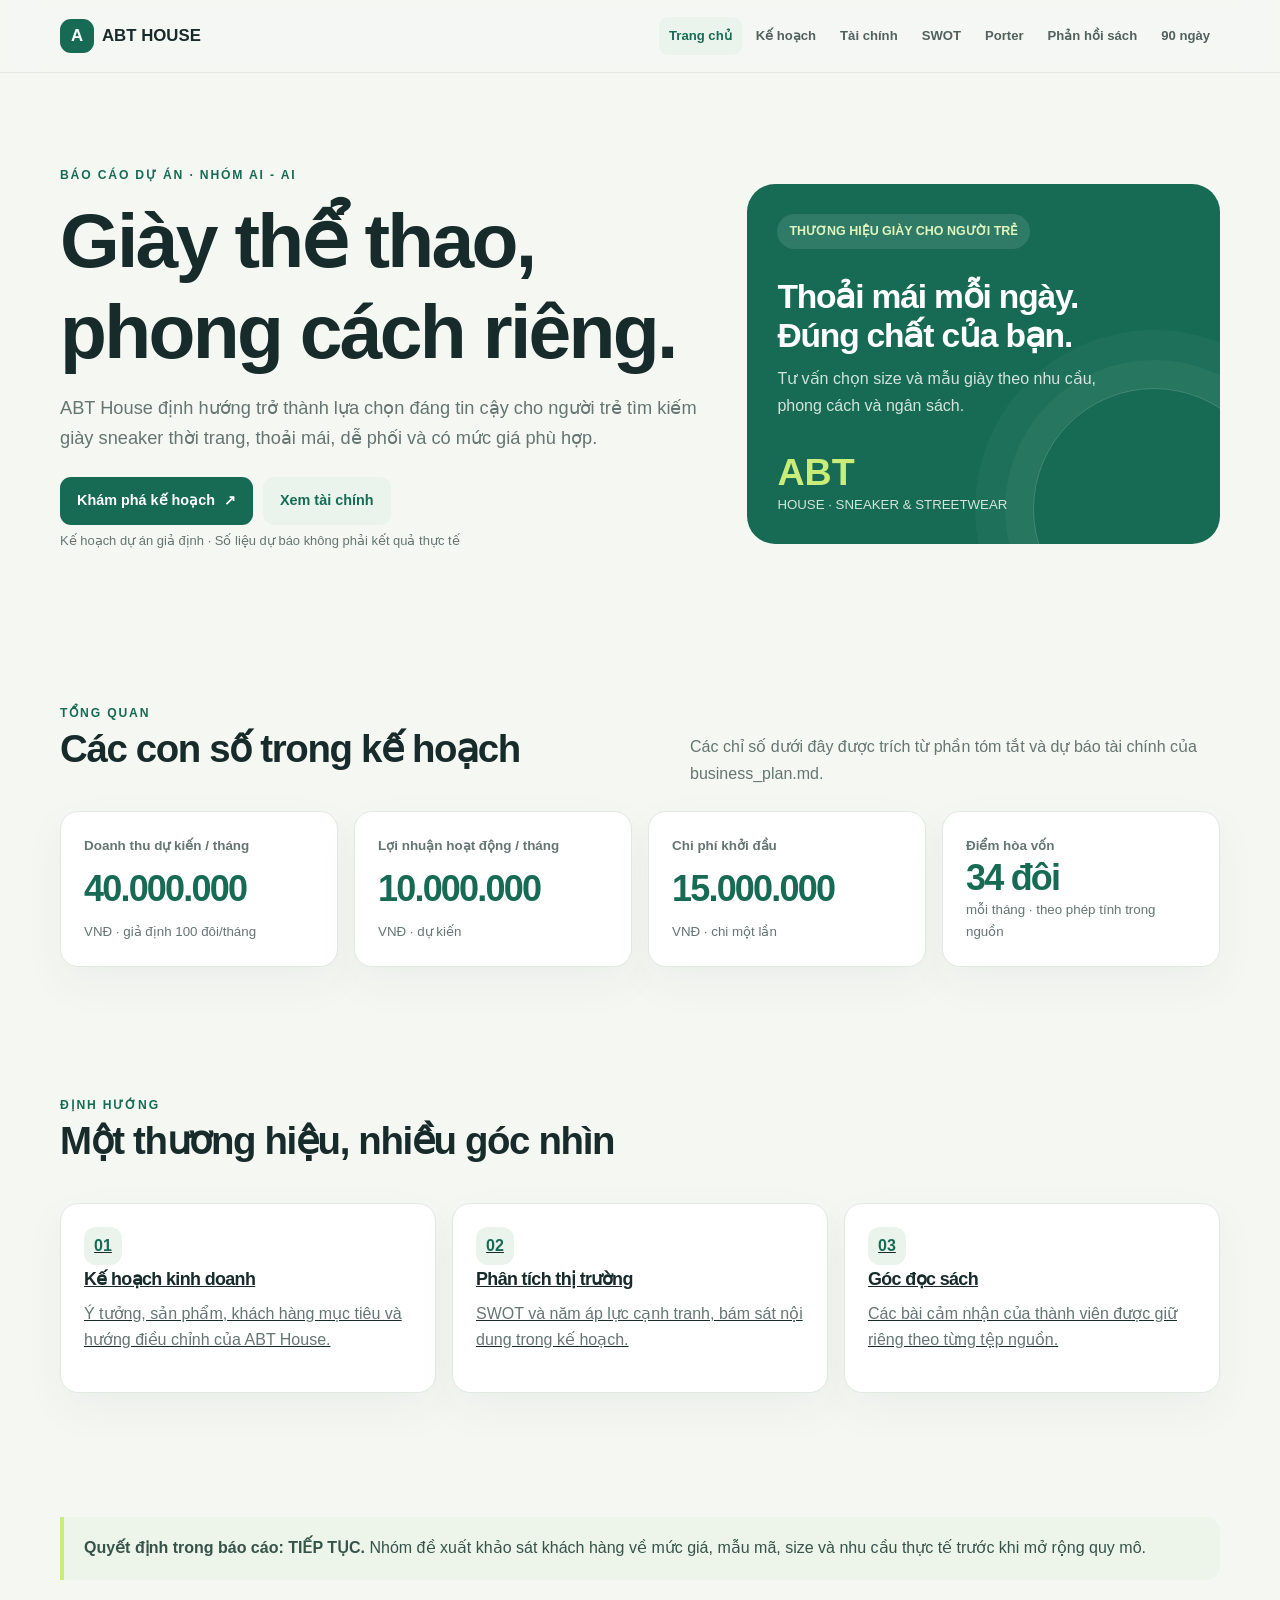
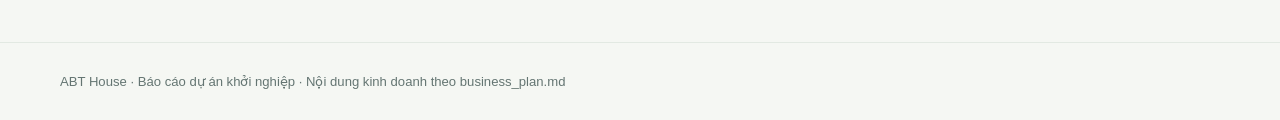
<file: index.html>
<!doctype html><html lang="vi"><head><meta charset="utf-8"><meta name="viewport" content="width=device-width,initial-scale=1"><title>ABT House — Kế hoạch khởi nghiệp</title><link rel="stylesheet" href="style.css"></head><body>
<header class="topbar"><nav class="nav shell"><a class="brand" href="index.html"><span class="brand-mark">A</span>ABT HOUSE</a><div class="navlinks"><a class="active" href="index.html">Trang chủ</a><a href="business-plan.html">Kế hoạch</a><a href="financial-analysis.html">Tài chính</a><a href="swot.html">SWOT</a><a href="five-forces.html">Porter</a><a href="reflections.html">Phản hồi sách</a><a href="action-plan.html">90 ngày</a></div></nav></header>
<main><section class="hero shell"><div><span class="eyebrow">BÁO CÁO DỰ ÁN · NHÓM AI - AI</span><h1>Giày thể thao,<br>phong cách riêng.</h1><p class="lead">ABT House định hướng trở thành lựa chọn đáng tin cậy cho người trẻ tìm kiếm giày sneaker thời trang, thoải mái, dễ phối và có mức giá phù hợp.</p><div class="actions"><a class="btn" href="business-plan.html">Khám phá kế hoạch <span>↗</span></a><a class="btn btn-light" href="financial-analysis.html">Xem tài chính</a></div><p class="note">Kế hoạch dự án giả định · Số liệu dự báo không phải kết quả thực tế</p></div><aside class="hero-visual"><span class="tag">THƯƠNG HIỆU GIÀY CHO NGƯỜI TRẺ</span><h2>Thoải mái mỗi ngày.<br>Đúng chất của bạn.</h2><p>Tư vấn chọn size và mẫu giày theo nhu cầu, phong cách và ngân sách.</p><div class="hero-stat"><strong>ABT</strong><span>HOUSE · SNEAKER & STREETWEAR</span></div></aside></section>
<section class="section shell"><div class="section-head"><div><span class="eyebrow">TỔNG QUAN</span><h2>Các con số trong kế hoạch</h2></div><p>Các chỉ số dưới đây được trích từ phần tóm tắt và dự báo tài chính của business_plan.md.</p></div><div class="grid grid-4"><article class="card kpi"><span class="label">Doanh thu dự kiến / tháng</span><strong>40.000.000</strong><small>VNĐ · giả định 100 đôi/tháng</small></article><article class="card kpi"><span class="label">Lợi nhuận hoạt động / tháng</span><strong>10.000.000</strong><small>VNĐ · dự kiến</small></article><article class="card kpi"><span class="label">Chi phí khởi đầu</span><strong>15.000.000</strong><small>VNĐ · chi một lần</small></article><article class="card kpi"><span class="label">Điểm hòa vốn</span><strong>34 đôi</strong><small>mỗi tháng · theo phép tính trong nguồn</small></article></div></section>
<section class="section shell"><div class="section-head"><div><span class="eyebrow">ĐỊNH HƯỚNG</span><h2>Một thương hiệu, nhiều góc nhìn</h2></div></div><div class="grid grid-3"><a class="card" href="business-plan.html"><span class="icon">01</span><h3>Kế hoạch kinh doanh</h3><p>Ý tưởng, sản phẩm, khách hàng mục tiêu và hướng điều chỉnh của ABT House.</p></a><a class="card" href="five-forces.html"><span class="icon">02</span><h3>Phân tích thị trường</h3><p>SWOT và năm áp lực cạnh tranh, bám sát nội dung trong kế hoạch.</p></a><a class="card" href="reflections.html"><span class="icon">03</span><h3>Góc đọc sách</h3><p>Các bài cảm nhận của thành viên được giữ riêng theo từng tệp nguồn.</p></a></div></section>
<section class="section shell"><div class="callout"><strong>Quyết định trong báo cáo: TIẾP TỤC.</strong> Nhóm đề xuất khảo sát khách hàng về mức giá, mẫu mã, size và nhu cầu thực tế trước khi mở rộng quy mô.</div></section></main><footer class="footer"><div class="shell">ABT House · Báo cáo dự án khởi nghiệp · Nội dung kinh doanh theo business_plan.md</div></footer></body></html>
</file>
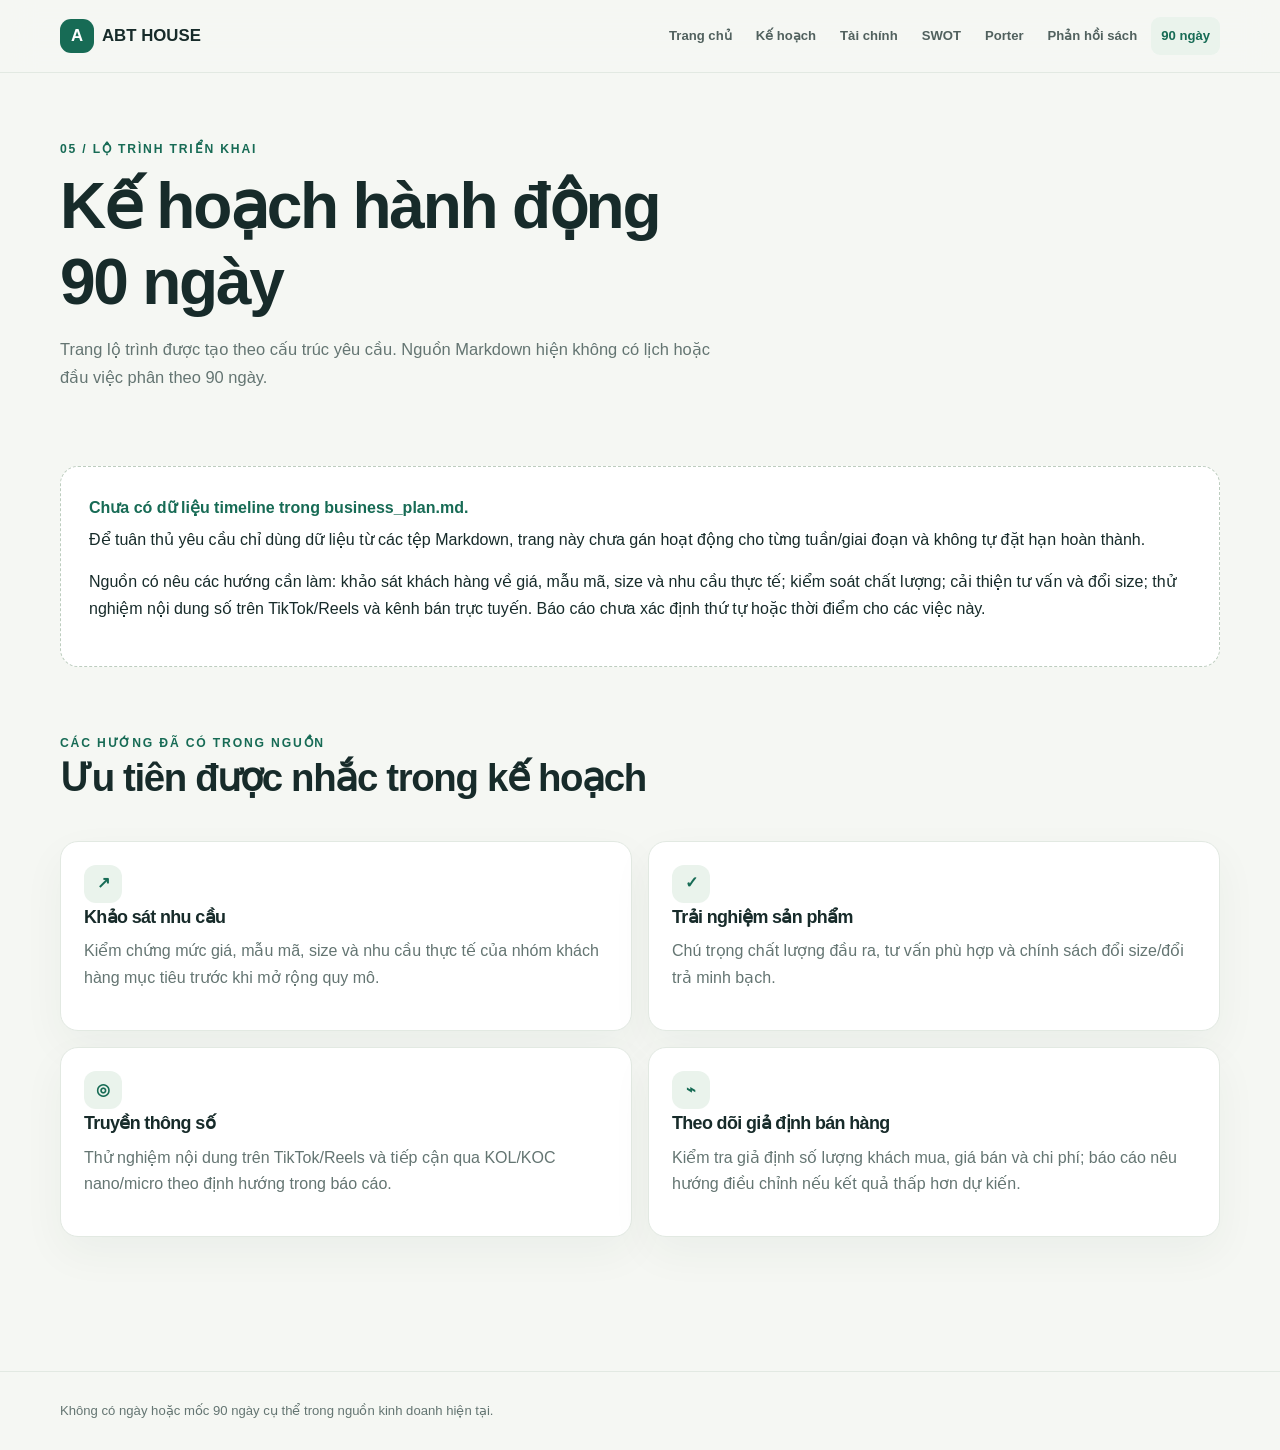
<file: action-plan.html>
<!doctype html><html lang="vi"><head><meta charset="utf-8"><meta name="viewport" content="width=device-width,initial-scale=1"><title>Kế hoạch hành động 90 ngày — ABT House</title><link rel="stylesheet" href="style.css"></head><body><header class="topbar"><nav class="nav shell"><a class="brand" href="index.html"><span class="brand-mark">A</span>ABT HOUSE</a><div class="navlinks"><a href="index.html">Trang chủ</a><a href="business-plan.html">Kế hoạch</a><a href="financial-analysis.html">Tài chính</a><a href="swot.html">SWOT</a><a href="five-forces.html">Porter</a><a href="reflections.html">Phản hồi sách</a><a class="active" href="action-plan.html">90 ngày</a></div></nav></header><main class="shell"><section class="page-hero"><span class="eyebrow">05 / LỘ TRÌNH TRIỂN KHAI</span><h1>Kế hoạch hành động<br>90 ngày</h1><p class="lead">Trang lộ trình được tạo theo cấu trúc yêu cầu. Nguồn Markdown hiện không có lịch hoặc đầu việc phân theo 90 ngày.</p></section><section class="content"><div class="notice"><strong>Chưa có dữ liệu timeline trong business_plan.md.</strong><p>Để tuân thủ yêu cầu chỉ dùng dữ liệu từ các tệp Markdown, trang này chưa gán hoạt động cho từng tuần/giai đoạn và không tự đặt hạn hoàn thành.</p><p>Nguồn có nêu các hướng cần làm: khảo sát khách hàng về giá, mẫu mã, size và nhu cầu thực tế; kiểm soát chất lượng; cải thiện tư vấn và đổi size; thử nghiệm nội dung số trên TikTok/Reels và kênh bán trực tuyến. Báo cáo chưa xác định thứ tự hoặc thời điểm cho các việc này.</p></div><div class="section"><div class="section-head"><div><span class="eyebrow">CÁC HƯỚNG ĐÃ CÓ TRONG NGUỒN</span><h2>Ưu tiên được nhắc trong kế hoạch</h2></div></div><div class="grid grid-2"><article class="card"><span class="icon">↗</span><h3>Khảo sát nhu cầu</h3><p>Kiểm chứng mức giá, mẫu mã, size và nhu cầu thực tế của nhóm khách hàng mục tiêu trước khi mở rộng quy mô.</p></article><article class="card"><span class="icon">✓</span><h3>Trải nghiệm sản phẩm</h3><p>Chú trọng chất lượng đầu ra, tư vấn phù hợp và chính sách đổi size/đổi trả minh bạch.</p></article><article class="card"><span class="icon">◎</span><h3>Truyền thông số</h3><p>Thử nghiệm nội dung trên TikTok/Reels và tiếp cận qua KOL/KOC nano/micro theo định hướng trong báo cáo.</p></article><article class="card"><span class="icon">⌁</span><h3>Theo dõi giả định bán hàng</h3><p>Kiểm tra giả định số lượng khách mua, giá bán và chi phí; báo cáo nêu hướng điều chỉnh nếu kết quả thấp hơn dự kiến.</p></article></div></div></section></main><footer class="footer"><div class="shell">Không có ngày hoặc mốc 90 ngày cụ thể trong nguồn kinh doanh hiện tại.</div></footer></body></html>
</file>
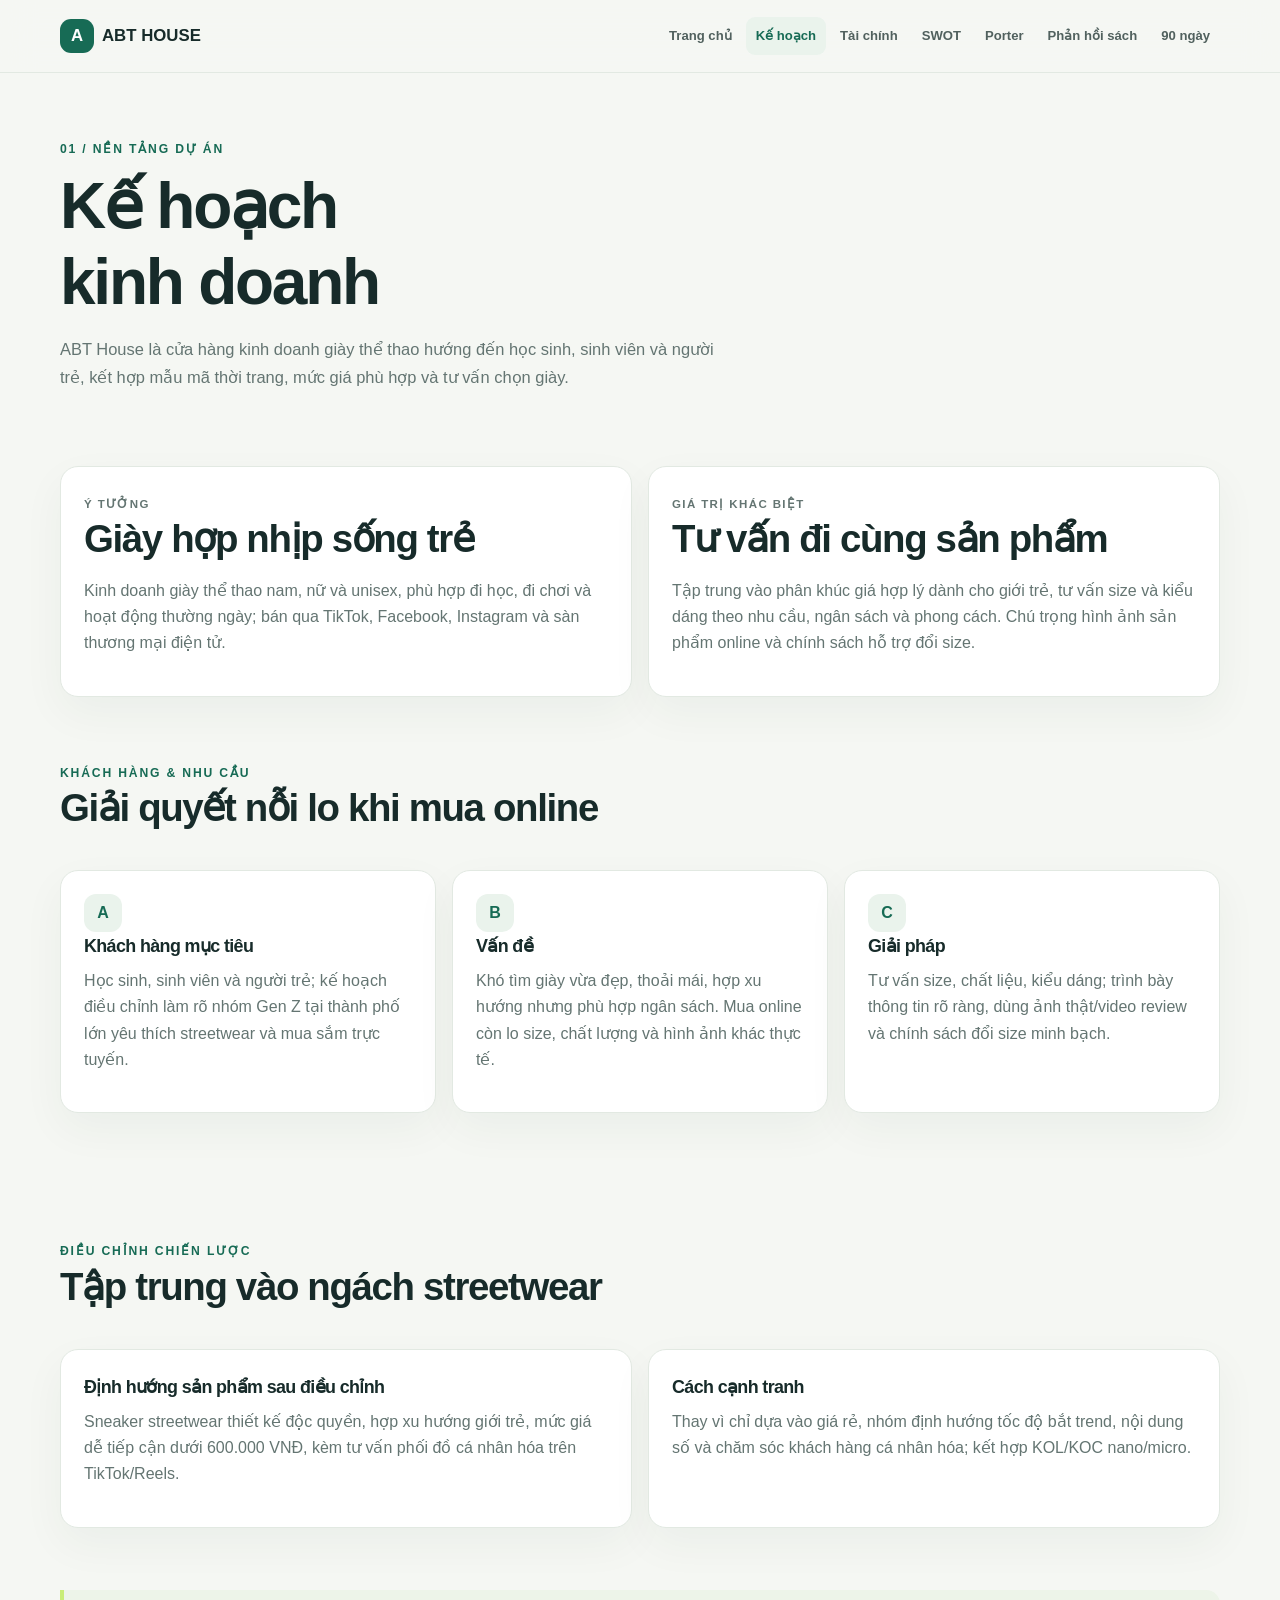
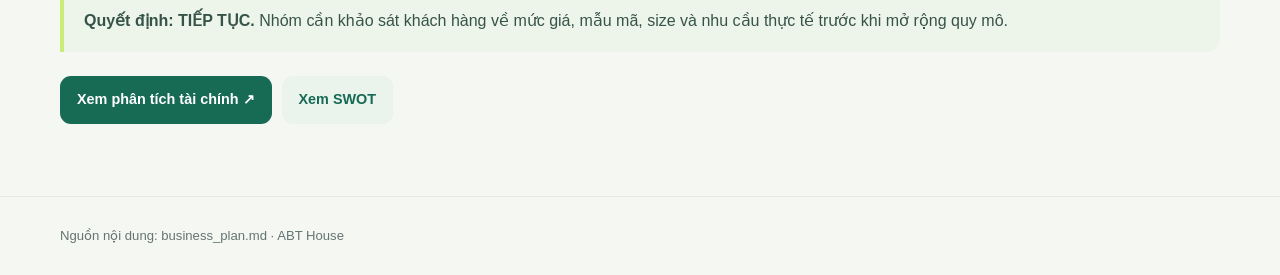
<file: business-plan.html>
<!doctype html><html lang="vi"><head><meta charset="utf-8"><meta name="viewport" content="width=device-width,initial-scale=1"><title>Kế hoạch kinh doanh — ABT House</title><link rel="stylesheet" href="style.css"></head><body><header class="topbar"><nav class="nav shell"><a class="brand" href="index.html"><span class="brand-mark">A</span>ABT HOUSE</a><div class="navlinks"><a href="index.html">Trang chủ</a><a class="active" href="business-plan.html">Kế hoạch</a><a href="financial-analysis.html">Tài chính</a><a href="swot.html">SWOT</a><a href="five-forces.html">Porter</a><a href="reflections.html">Phản hồi sách</a><a href="action-plan.html">90 ngày</a></div></nav></header><main class="shell"><section class="page-hero"><span class="eyebrow">01 / NỀN TẢNG DỰ ÁN</span><h1>Kế hoạch<br>kinh doanh</h1><p class="lead">ABT House là cửa hàng kinh doanh giày thể thao hướng đến học sinh, sinh viên và người trẻ, kết hợp mẫu mã thời trang, mức giá phù hợp và tư vấn chọn giày.</p></section><section class="content"><div class="grid grid-2"><article class="card"><span class="mini-label">Ý tưởng</span><h2>Giày hợp nhịp sống trẻ</h2><p>Kinh doanh giày thể thao nam, nữ và unisex, phù hợp đi học, đi chơi và hoạt động thường ngày; bán qua TikTok, Facebook, Instagram và sàn thương mại điện tử.</p></article><article class="card"><span class="mini-label">Giá trị khác biệt</span><h2>Tư vấn đi cùng sản phẩm</h2><p>Tập trung vào phân khúc giá hợp lý dành cho giới trẻ, tư vấn size và kiểu dáng theo nhu cầu, ngân sách và phong cách. Chú trọng hình ảnh sản phẩm online và chính sách hỗ trợ đổi size.</p></article></div><div class="section"><div class="section-head"><div><span class="eyebrow">KHÁCH HÀNG & NHU CẦU</span><h2>Giải quyết nỗi lo khi mua online</h2></div></div><div class="grid grid-3"><article class="card"><span class="icon">A</span><h3>Khách hàng mục tiêu</h3><p>Học sinh, sinh viên và người trẻ; kế hoạch điều chỉnh làm rõ nhóm Gen Z tại thành phố lớn yêu thích streetwear và mua sắm trực tuyến.</p></article><article class="card"><span class="icon">B</span><h3>Vấn đề</h3><p>Khó tìm giày vừa đẹp, thoải mái, hợp xu hướng nhưng phù hợp ngân sách. Mua online còn lo size, chất lượng và hình ảnh khác thực tế.</p></article><article class="card"><span class="icon">C</span><h3>Giải pháp</h3><p>Tư vấn size, chất liệu, kiểu dáng; trình bày thông tin rõ ràng, dùng ảnh thật/video review và chính sách đổi size minh bạch.</p></article></div></div><div class="section"><div class="section-head"><div><span class="eyebrow">ĐIỀU CHỈNH CHIẾN LƯỢC</span><h2>Tập trung vào ngách streetwear</h2></div></div><div class="grid grid-2"><article class="card"><h3>Định hướng sản phẩm sau điều chỉnh</h3><p>Sneaker streetwear thiết kế độc quyền, hợp xu hướng giới trẻ, mức giá dễ tiếp cận dưới 600.000 VNĐ, kèm tư vấn phối đồ cá nhân hóa trên TikTok/Reels.</p></article><article class="card"><h3>Cách cạnh tranh</h3><p>Thay vì chỉ dựa vào giá rẻ, nhóm định hướng tốc độ bắt trend, nội dung số và chăm sóc khách hàng cá nhân hóa; kết hợp KOL/KOC nano/micro.</p></article></div></div><div class="callout"><strong>Quyết định: TIẾP TỤC.</strong> Nhóm cần khảo sát khách hàng về mức giá, mẫu mã, size và nhu cầu thực tế trước khi mở rộng quy mô.</div><div class="actions"><a class="btn" href="financial-analysis.html">Xem phân tích tài chính ↗</a><a class="btn btn-light" href="swot.html">Xem SWOT</a></div></section></main><footer class="footer"><div class="shell">Nguồn nội dung: business_plan.md · ABT House</div></footer></body></html>
</file>
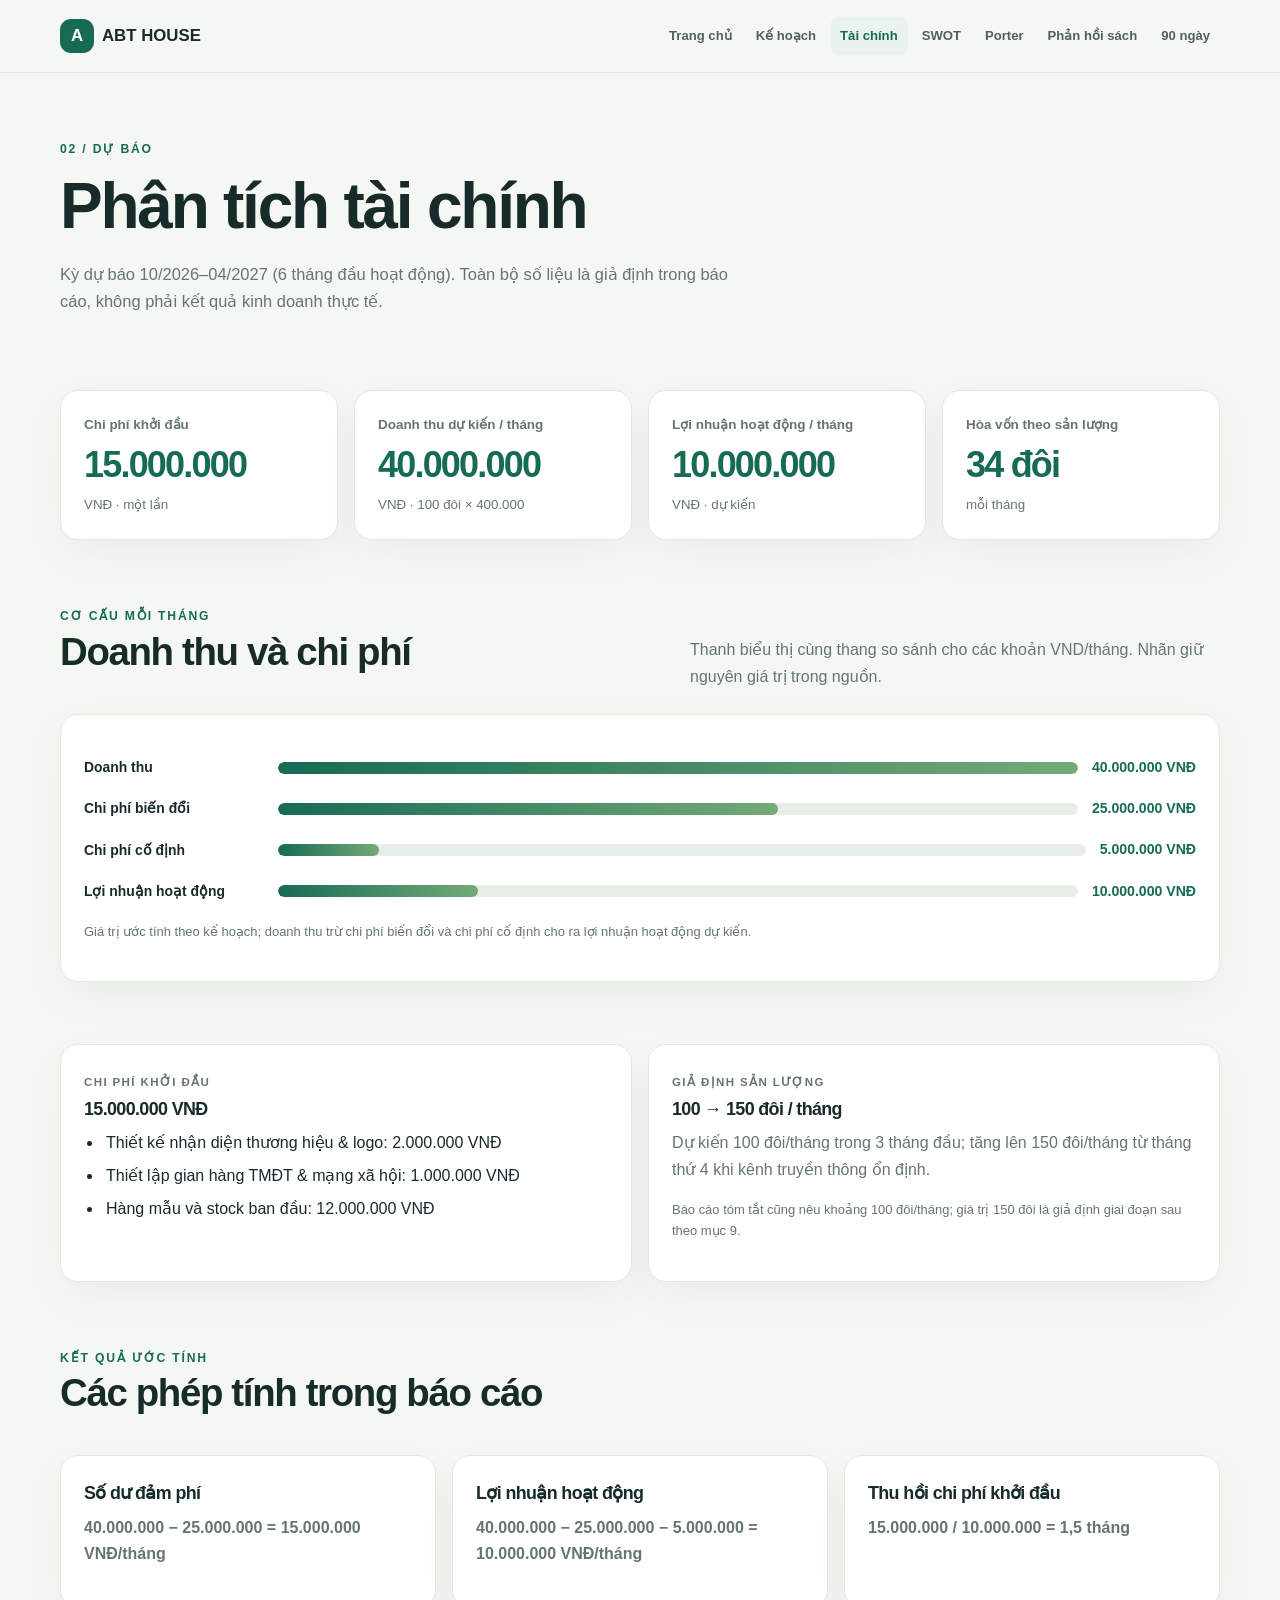
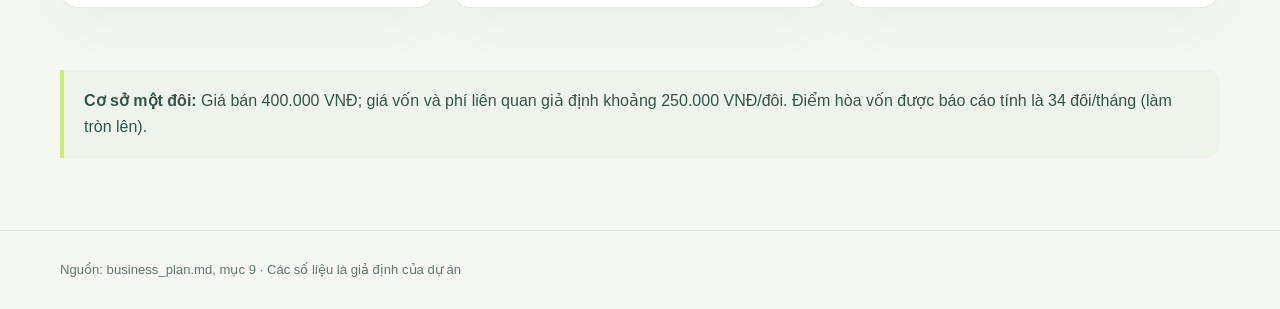
<file: financial-analysis.html>
<!doctype html><html lang="vi"><head><meta charset="utf-8"><meta name="viewport" content="width=device-width,initial-scale=1"><title>Phân tích tài chính — ABT House</title><link rel="stylesheet" href="style.css"></head><body><header class="topbar"><nav class="nav shell"><a class="brand" href="index.html"><span class="brand-mark">A</span>ABT HOUSE</a><div class="navlinks"><a href="index.html">Trang chủ</a><a href="business-plan.html">Kế hoạch</a><a class="active" href="financial-analysis.html">Tài chính</a><a href="swot.html">SWOT</a><a href="five-forces.html">Porter</a><a href="reflections.html">Phản hồi sách</a><a href="action-plan.html">90 ngày</a></div></nav></header><main class="shell"><section class="page-hero"><span class="eyebrow">02 / DỰ BÁO</span><h1>Phân tích tài chính</h1><p class="lead">Kỳ dự báo 10/2026–04/2027 (6 tháng đầu hoạt động). Toàn bộ số liệu là giả định trong báo cáo, không phải kết quả kinh doanh thực tế.</p></section><section class="content"><div class="grid grid-4"><article class="card kpi"><span class="label">Chi phí khởi đầu</span><strong>15.000.000</strong><small>VNĐ · một lần</small></article><article class="card kpi"><span class="label">Doanh thu dự kiến / tháng</span><strong>40.000.000</strong><small>VNĐ · 100 đôi × 400.000</small></article><article class="card kpi"><span class="label">Lợi nhuận hoạt động / tháng</span><strong>10.000.000</strong><small>VNĐ · dự kiến</small></article><article class="card kpi"><span class="label">Hòa vốn theo sản lượng</span><strong>34 đôi</strong><small>mỗi tháng</small></article></div><div class="section"><div class="section-head"><div><span class="eyebrow">CƠ CẤU MỖI THÁNG</span><h2>Doanh thu và chi phí</h2></div><p>Thanh biểu thị cùng thang so sánh cho các khoản VND/tháng. Nhãn giữ nguyên giá trị trong nguồn.</p></div><div class="card"><div class="bar-row"><span class="bar-label">Doanh thu</span><div class="track"><div class="bar" style="width:100%"></div></div><span class="bar-value">40.000.000 VNĐ</span></div><div class="bar-row"><span class="bar-label">Chi phí biến đổi</span><div class="track"><div class="bar" style="width:62.5%"></div></div><span class="bar-value">25.000.000 VNĐ</span></div><div class="bar-row"><span class="bar-label">Chi phí cố định</span><div class="track"><div class="bar" style="width:12.5%"></div></div><span class="bar-value">5.000.000 VNĐ</span></div><div class="bar-row"><span class="bar-label">Lợi nhuận hoạt động</span><div class="track"><div class="bar" style="width:25%"></div></div><span class="bar-value">10.000.000 VNĐ</span></div><p class="note">Giá trị ước tính theo kế hoạch; doanh thu trừ chi phí biến đổi và chi phí cố định cho ra lợi nhuận hoạt động dự kiến.</p></div></div><div class="grid grid-2"><article class="card"><span class="mini-label">Chi phí khởi đầu</span><h3>15.000.000 VNĐ</h3><ul class="clean"><li>Thiết kế nhận diện thương hiệu & logo: 2.000.000 VNĐ</li><li>Thiết lập gian hàng TMĐT & mạng xã hội: 1.000.000 VNĐ</li><li>Hàng mẫu và stock ban đầu: 12.000.000 VNĐ</li></ul></article><article class="card"><span class="mini-label">Giả định sản lượng</span><h3>100 → 150 đôi / tháng</h3><p>Dự kiến 100 đôi/tháng trong 3 tháng đầu; tăng lên 150 đôi/tháng từ tháng thứ 4 khi kênh truyền thông ổn định.</p><p class="note">Báo cáo tóm tắt cũng nêu khoảng 100 đôi/tháng; giá trị 150 đôi là giả định giai đoạn sau theo mục 9.</p></article></div><div class="section"><div class="section-head"><div><span class="eyebrow">KẾT QUẢ ƯỚC TÍNH</span><h2>Các phép tính trong báo cáo</h2></div></div><div class="grid grid-3"><article class="card"><h3>Số dư đảm phí</h3><p><strong>40.000.000 − 25.000.000 = 15.000.000 VNĐ/tháng</strong></p></article><article class="card"><h3>Lợi nhuận hoạt động</h3><p><strong>40.000.000 − 25.000.000 − 5.000.000 = 10.000.000 VNĐ/tháng</strong></p></article><article class="card"><h3>Thu hồi chi phí khởi đầu</h3><p><strong>15.000.000 / 10.000.000 = 1,5 tháng</strong></p></article></div></div><div class="callout"><strong>Cơ sở một đôi:</strong> Giá bán 400.000 VNĐ; giá vốn và phí liên quan giả định khoảng 250.000 VNĐ/đôi. Điểm hòa vốn được báo cáo tính là 34 đôi/tháng (làm tròn lên).</div></section></main><footer class="footer"><div class="shell">Nguồn: business_plan.md, mục 9 · Các số liệu là giả định của dự án</div></footer></body></html>
</file>
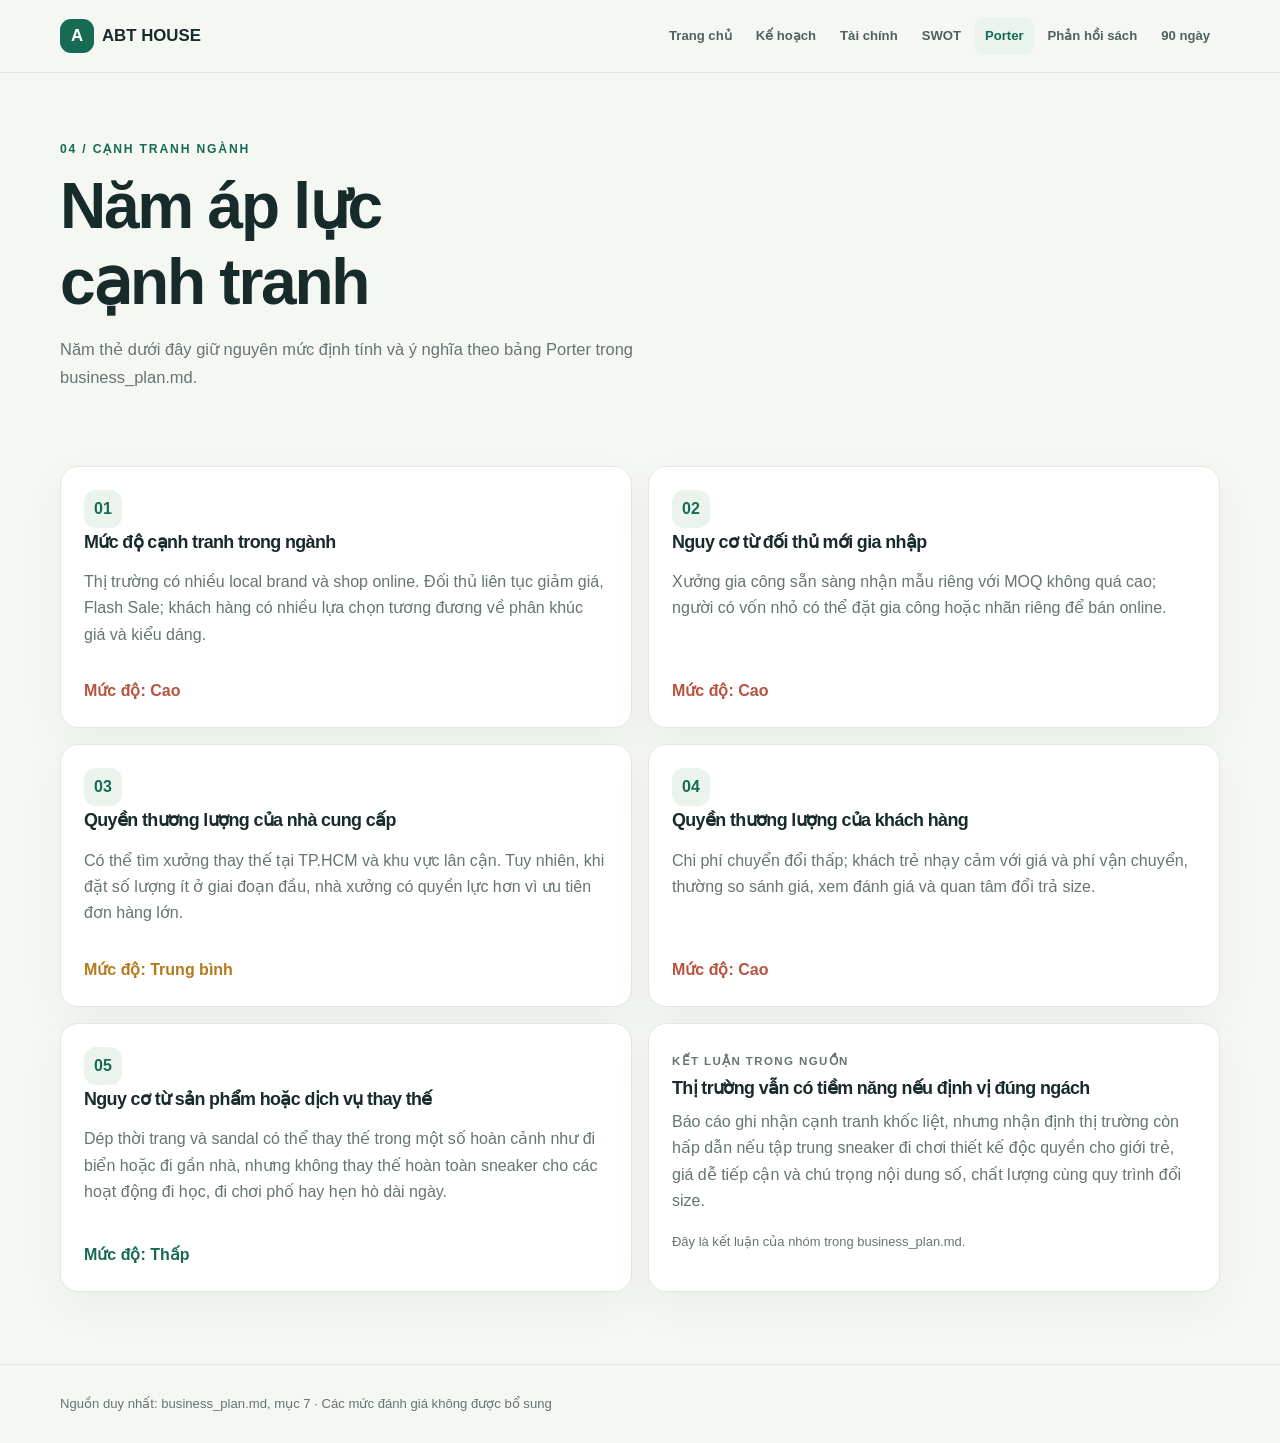
<file: five-forces.html>
<!doctype html><html lang="vi"><head><meta charset="utf-8"><meta name="viewport" content="width=device-width,initial-scale=1"><title>Năm áp lực cạnh tranh — ABT House</title><link rel="stylesheet" href="style.css"></head><body><header class="topbar"><nav class="nav shell"><a class="brand" href="index.html"><span class="brand-mark">A</span>ABT HOUSE</a><div class="navlinks"><a href="index.html">Trang chủ</a><a href="business-plan.html">Kế hoạch</a><a href="financial-analysis.html">Tài chính</a><a href="swot.html">SWOT</a><a class="active" href="five-forces.html">Porter</a><a href="reflections.html">Phản hồi sách</a><a href="action-plan.html">90 ngày</a></div></nav></header><main class="shell"><section class="page-hero"><span class="eyebrow">04 / CẠNH TRANH NGÀNH</span><h1>Năm áp lực<br>cạnh tranh</h1><p class="lead">Năm thẻ dưới đây giữ nguyên mức định tính và ý nghĩa theo bảng Porter trong business_plan.md.</p></section><section class="content"><div class="grid grid-2"><article class="card force-card high"><span class="icon">01</span><h3>Mức độ cạnh tranh trong ngành</h3><p>Thị trường có nhiều local brand và shop online. Đối thủ liên tục giảm giá, Flash Sale; khách hàng có nhiều lựa chọn tương đương về phân khúc giá và kiểu dáng.</p><div class="force-level">Mức độ: Cao</div></article><article class="card force-card high"><span class="icon">02</span><h3>Nguy cơ từ đối thủ mới gia nhập</h3><p>Xưởng gia công sẵn sàng nhận mẫu riêng với MOQ không quá cao; người có vốn nhỏ có thể đặt gia công hoặc nhãn riêng để bán online.</p><div class="force-level">Mức độ: Cao</div></article><article class="card force-card medium"><span class="icon">03</span><h3>Quyền thương lượng của nhà cung cấp</h3><p>Có thể tìm xưởng thay thế tại TP.HCM và khu vực lân cận. Tuy nhiên, khi đặt số lượng ít ở giai đoạn đầu, nhà xưởng có quyền lực hơn vì ưu tiên đơn hàng lớn.</p><div class="force-level">Mức độ: Trung bình</div></article><article class="card force-card high"><span class="icon">04</span><h3>Quyền thương lượng của khách hàng</h3><p>Chi phí chuyển đổi thấp; khách trẻ nhạy cảm với giá và phí vận chuyển, thường so sánh giá, xem đánh giá và quan tâm đổi trả size.</p><div class="force-level">Mức độ: Cao</div></article><article class="card force-card"><span class="icon">05</span><h3>Nguy cơ từ sản phẩm hoặc dịch vụ thay thế</h3><p>Dép thời trang và sandal có thể thay thế trong một số hoàn cảnh như đi biển hoặc đi gần nhà, nhưng không thay thế hoàn toàn sneaker cho các hoạt động đi học, đi chơi phố hay hẹn hò dài ngày.</p><div class="force-level">Mức độ: Thấp</div></article><aside class="card"><span class="mini-label">Kết luận trong nguồn</span><h3>Thị trường vẫn có tiềm năng nếu định vị đúng ngách</h3><p>Báo cáo ghi nhận cạnh tranh khốc liệt, nhưng nhận định thị trường còn hấp dẫn nếu tập trung sneaker đi chơi thiết kế độc quyền cho giới trẻ, giá dễ tiếp cận và chú trọng nội dung số, chất lượng cùng quy trình đổi size.</p><p class="note">Đây là kết luận của nhóm trong business_plan.md.</p></aside></div></section></main><footer class="footer"><div class="shell">Nguồn duy nhất: business_plan.md, mục 7 · Các mức đánh giá không được bổ sung</div></footer></body></html>
</file>
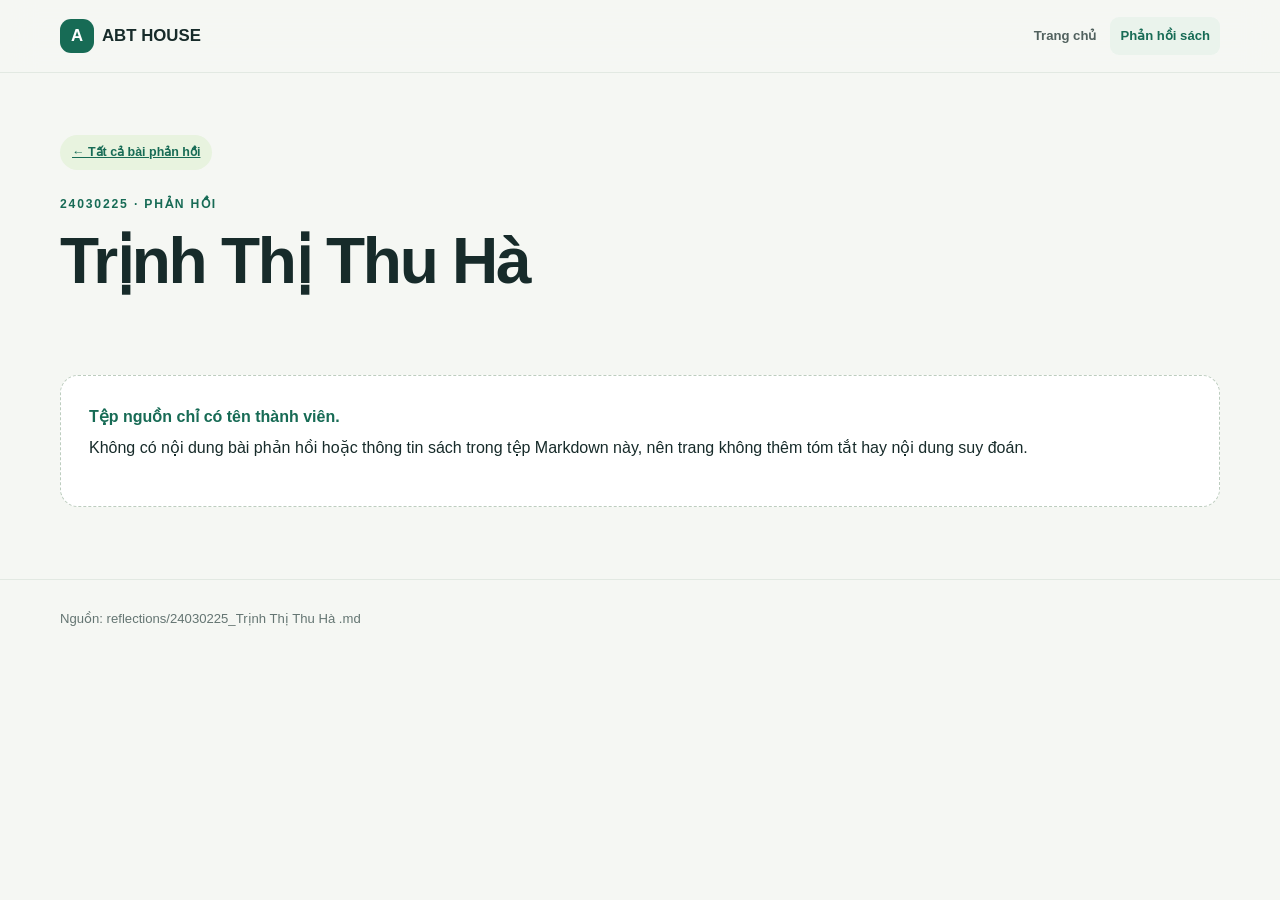
<file: reflection-24030225.html>
<!doctype html><html lang="vi"><head><meta charset="utf-8"><meta name="viewport" content="width=device-width,initial-scale=1"><title>Trịnh Thị Thu Hà — Phản hồi đọc sách</title><link rel="stylesheet" href="style.css"></head><body><header class="topbar"><nav class="nav shell"><a class="brand" href="index.html"><span class="brand-mark">A</span>ABT HOUSE</a><div class="navlinks"><a href="index.html">Trang chủ</a><a href="reflections.html" class="active">Phản hồi sách</a></div></nav></header><main class="shell"><section class="page-hero"><a class="tag" href="reflections.html">← Tất cả bài phản hồi</a><div style="margin-top:20px"><span class="eyebrow">24030225 · PHẢN HỒI</span><h1>Trịnh Thị Thu Hà</h1></div></section><section class="content"><div class="notice"><strong>Tệp nguồn chỉ có tên thành viên.</strong><p>Không có nội dung bài phản hồi hoặc thông tin sách trong tệp Markdown này, nên trang không thêm tóm tắt hay nội dung suy đoán.</p></div></section></main><footer class="footer"><div class="shell">Nguồn: reflections/24030225_Trịnh Thị Thu Hà .md</div></footer></body></html>
</file>
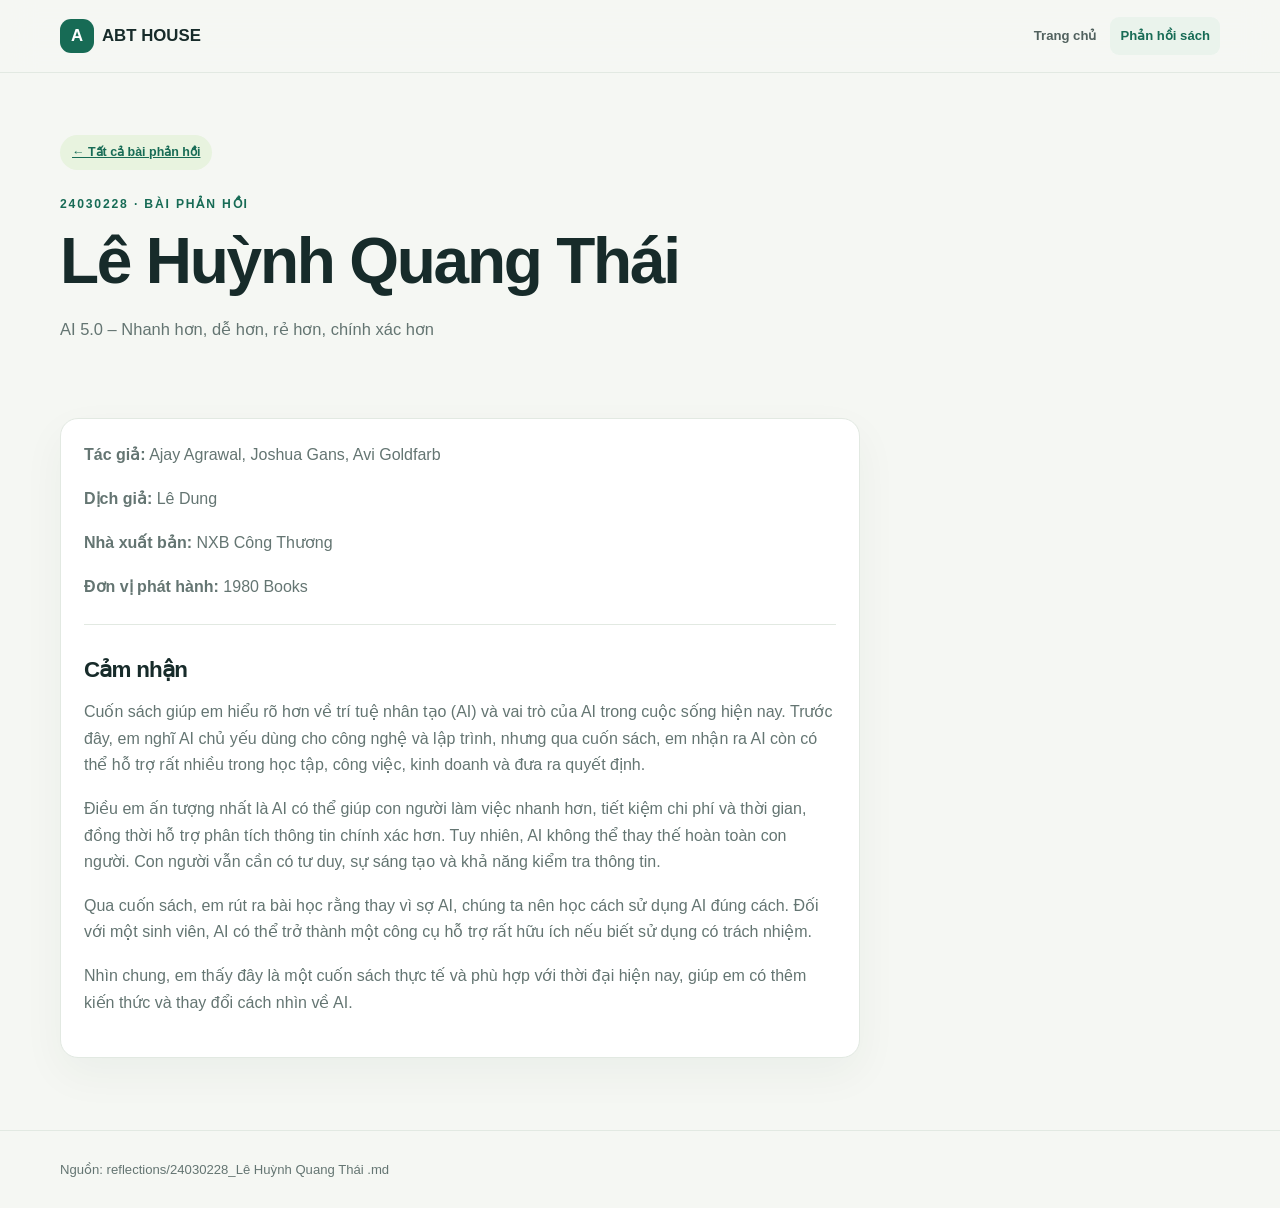
<file: reflection-24030228.html>
<!doctype html><html lang="vi"><head><meta charset="utf-8"><meta name="viewport" content="width=device-width,initial-scale=1"><title>Lê Huỳnh Quang Thái — Phản hồi đọc sách</title><link rel="stylesheet" href="style.css"></head><body><header class="topbar"><nav class="nav shell"><a class="brand" href="index.html"><span class="brand-mark">A</span>ABT HOUSE</a><div class="navlinks"><a href="index.html">Trang chủ</a><a href="reflections.html" class="active">Phản hồi sách</a></div></nav></header><main class="shell"><section class="page-hero"><a class="tag" href="reflections.html">← Tất cả bài phản hồi</a><div style="margin-top:20px"><span class="eyebrow">24030228 · BÀI PHẢN HỒI</span><h1>Lê Huỳnh Quang Thái</h1><p class="lead">AI 5.0 – Nhanh hơn, dễ hơn, rẻ hơn, chính xác hơn</p></div></section><section class="content member-body"><div class="card"><p><strong>Tác giả:</strong> Ajay Agrawal, Joshua Gans, Avi Goldfarb</p><p><strong>Dịch giả:</strong> Lê Dung</p><p><strong>Nhà xuất bản:</strong> NXB Công Thương</p><p><strong>Đơn vị phát hành:</strong> 1980 Books</p><hr style="border:0;border-top:1px solid var(--line);margin:24px 0"><h2>Cảm nhận</h2><p>Cuốn sách giúp em hiểu rõ hơn về trí tuệ nhân tạo (AI) và vai trò của AI trong cuộc sống hiện nay. Trước đây, em nghĩ AI chủ yếu dùng cho công nghệ và lập trình, nhưng qua cuốn sách, em nhận ra AI còn có thể hỗ trợ rất nhiều trong học tập, công việc, kinh doanh và đưa ra quyết định.</p><p>Điều em ấn tượng nhất là AI có thể giúp con người làm việc nhanh hơn, tiết kiệm chi phí và thời gian, đồng thời hỗ trợ phân tích thông tin chính xác hơn. Tuy nhiên, AI không thể thay thế hoàn toàn con người. Con người vẫn cần có tư duy, sự sáng tạo và khả năng kiểm tra thông tin.</p><p>Qua cuốn sách, em rút ra bài học rằng thay vì sợ AI, chúng ta nên học cách sử dụng AI đúng cách. Đối với một sinh viên, AI có thể trở thành một công cụ hỗ trợ rất hữu ích nếu biết sử dụng có trách nhiệm.</p><p>Nhìn chung, em thấy đây là một cuốn sách thực tế và phù hợp với thời đại hiện nay, giúp em có thêm kiến thức và thay đổi cách nhìn về AI.</p></div></section></main><footer class="footer"><div class="shell">Nguồn: reflections/24030228_Lê Huỳnh Quang Thái .md</div></footer></body></html>
</file>
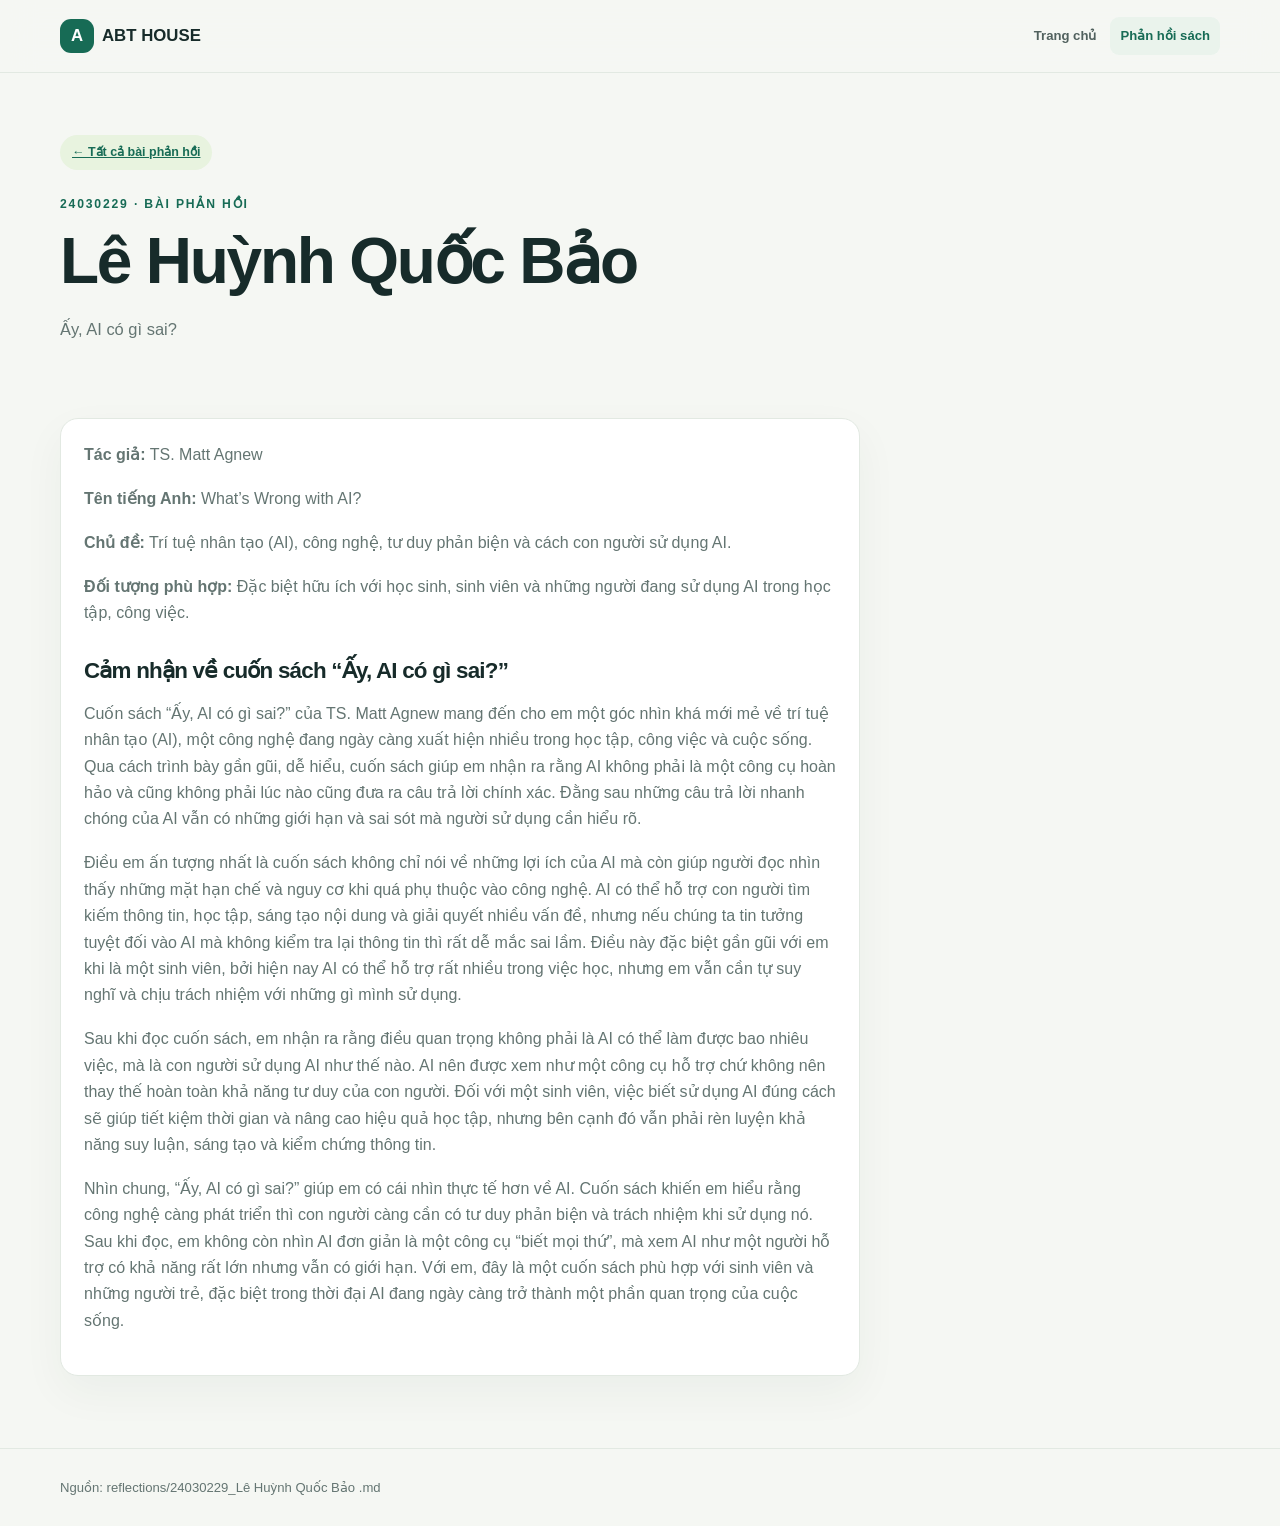
<file: reflection-24030229.html>
<!doctype html><html lang="vi"><head><meta charset="utf-8"><meta name="viewport" content="width=device-width,initial-scale=1"><title>Lê Huỳnh Quốc Bảo — Phản hồi đọc sách</title><link rel="stylesheet" href="style.css"></head><body><header class="topbar"><nav class="nav shell"><a class="brand" href="index.html"><span class="brand-mark">A</span>ABT HOUSE</a><div class="navlinks"><a href="index.html">Trang chủ</a><a href="reflections.html" class="active">Phản hồi sách</a></div></nav></header><main class="shell"><section class="page-hero"><a class="tag" href="reflections.html">← Tất cả bài phản hồi</a><div style="margin-top:20px"><span class="eyebrow">24030229 · BÀI PHẢN HỒI</span><h1>Lê Huỳnh Quốc Bảo</h1><p class="lead">Ấy, AI có gì sai?</p></div></section><section class="content member-body"><div class="card"><p><strong>Tác giả:</strong> TS. Matt Agnew</p><p><strong>Tên tiếng Anh:</strong> What’s Wrong with AI?</p><p><strong>Chủ đề:</strong> Trí tuệ nhân tạo (AI), công nghệ, tư duy phản biện và cách con người sử dụng AI.</p><p><strong>Đối tượng phù hợp:</strong> Đặc biệt hữu ích với học sinh, sinh viên và những người đang sử dụng AI trong học tập, công việc.</p><h2>Cảm nhận về cuốn sách “Ấy, AI có gì sai?”</h2><p>Cuốn sách “Ấy, AI có gì sai?” của TS. Matt Agnew mang đến cho em một góc nhìn khá mới mẻ về trí tuệ nhân tạo (AI), một công nghệ đang ngày càng xuất hiện nhiều trong học tập, công việc và cuộc sống. Qua cách trình bày gần gũi, dễ hiểu, cuốn sách giúp em nhận ra rằng AI không phải là một công cụ hoàn hảo và cũng không phải lúc nào cũng đưa ra câu trả lời chính xác. Đằng sau những câu trả lời nhanh chóng của AI vẫn có những giới hạn và sai sót mà người sử dụng cần hiểu rõ.</p><p>Điều em ấn tượng nhất là cuốn sách không chỉ nói về những lợi ích của AI mà còn giúp người đọc nhìn thấy những mặt hạn chế và nguy cơ khi quá phụ thuộc vào công nghệ. AI có thể hỗ trợ con người tìm kiếm thông tin, học tập, sáng tạo nội dung và giải quyết nhiều vấn đề, nhưng nếu chúng ta tin tưởng tuyệt đối vào AI mà không kiểm tra lại thông tin thì rất dễ mắc sai lầm. Điều này đặc biệt gần gũi với em khi là một sinh viên, bởi hiện nay AI có thể hỗ trợ rất nhiều trong việc học, nhưng em vẫn cần tự suy nghĩ và chịu trách nhiệm với những gì mình sử dụng.</p><p>Sau khi đọc cuốn sách, em nhận ra rằng điều quan trọng không phải là AI có thể làm được bao nhiêu việc, mà là con người sử dụng AI như thế nào. AI nên được xem như một công cụ hỗ trợ chứ không nên thay thế hoàn toàn khả năng tư duy của con người. Đối với một sinh viên, việc biết sử dụng AI đúng cách sẽ giúp tiết kiệm thời gian và nâng cao hiệu quả học tập, nhưng bên cạnh đó vẫn phải rèn luyện khả năng suy luận, sáng tạo và kiểm chứng thông tin.</p><p>Nhìn chung, “Ấy, AI có gì sai?” giúp em có cái nhìn thực tế hơn về AI. Cuốn sách khiến em hiểu rằng công nghệ càng phát triển thì con người càng cần có tư duy phản biện và trách nhiệm khi sử dụng nó. Sau khi đọc, em không còn nhìn AI đơn giản là một công cụ “biết mọi thứ”, mà xem AI như một người hỗ trợ có khả năng rất lớn nhưng vẫn có giới hạn. Với em, đây là một cuốn sách phù hợp với sinh viên và những người trẻ, đặc biệt trong thời đại AI đang ngày càng trở thành một phần quan trọng của cuộc sống.</p></div></section></main><footer class="footer"><div class="shell">Nguồn: reflections/24030229_Lê Huỳnh Quốc Bảo .md</div></footer></body></html>
</file>
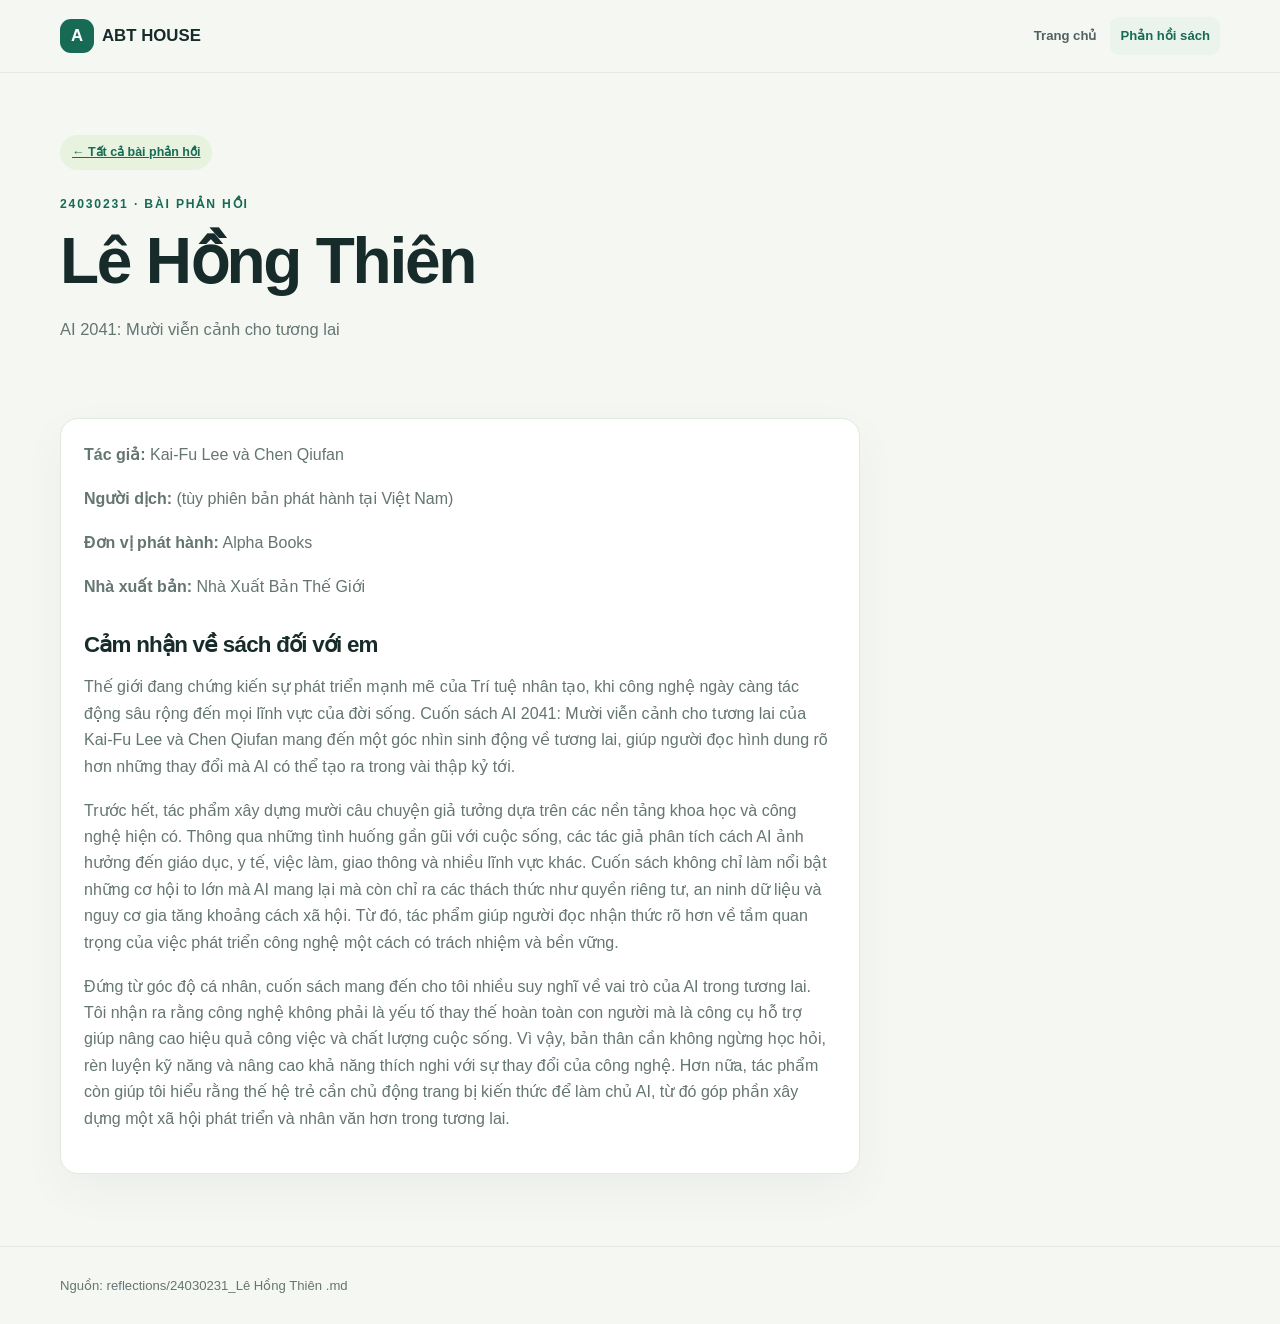
<file: reflection-24030231.html>
<!doctype html><html lang="vi"><head><meta charset="utf-8"><meta name="viewport" content="width=device-width,initial-scale=1"><title>Lê Hồng Thiên — Phản hồi đọc sách</title><link rel="stylesheet" href="style.css"></head><body><header class="topbar"><nav class="nav shell"><a class="brand" href="index.html"><span class="brand-mark">A</span>ABT HOUSE</a><div class="navlinks"><a href="index.html">Trang chủ</a><a href="reflections.html" class="active">Phản hồi sách</a></div></nav></header><main class="shell"><section class="page-hero"><a class="tag" href="reflections.html">← Tất cả bài phản hồi</a><div style="margin-top:20px"><span class="eyebrow">24030231 · BÀI PHẢN HỒI</span><h1>Lê Hồng Thiên</h1><p class="lead">AI 2041: Mười viễn cảnh cho tương lai</p></div></section><section class="content member-body"><div class="card"><p><strong>Tác giả:</strong> Kai-Fu Lee và Chen Qiufan</p><p><strong>Người dịch:</strong> (tùy phiên bản phát hành tại Việt Nam)</p><p><strong>Đơn vị phát hành:</strong> Alpha Books</p><p><strong>Nhà xuất bản:</strong> Nhà Xuất Bản Thế Giới</p><h2>Cảm nhận về sách đối với em</h2><p>Thế giới đang chứng kiến sự phát triển mạnh mẽ của Trí tuệ nhân tạo, khi công nghệ ngày càng tác động sâu rộng đến mọi lĩnh vực của đời sống. Cuốn sách AI 2041: Mười viễn cảnh cho tương lai của Kai-Fu Lee và Chen Qiufan mang đến một góc nhìn sinh động về tương lai, giúp người đọc hình dung rõ hơn những thay đổi mà AI có thể tạo ra trong vài thập kỷ tới.</p><p>Trước hết, tác phẩm xây dựng mười câu chuyện giả tưởng dựa trên các nền tảng khoa học và công nghệ hiện có. Thông qua những tình huống gần gũi với cuộc sống, các tác giả phân tích cách AI ảnh hưởng đến giáo dục, y tế, việc làm, giao thông và nhiều lĩnh vực khác. Cuốn sách không chỉ làm nổi bật những cơ hội to lớn mà AI mang lại mà còn chỉ ra các thách thức như quyền riêng tư, an ninh dữ liệu và nguy cơ gia tăng khoảng cách xã hội. Từ đó, tác phẩm giúp người đọc nhận thức rõ hơn về tầm quan trọng của việc phát triển công nghệ một cách có trách nhiệm và bền vững.</p><p>Đứng từ góc độ cá nhân, cuốn sách mang đến cho tôi nhiều suy nghĩ về vai trò của AI trong tương lai. Tôi nhận ra rằng công nghệ không phải là yếu tố thay thế hoàn toàn con người mà là công cụ hỗ trợ giúp nâng cao hiệu quả công việc và chất lượng cuộc sống. Vì vậy, bản thân cần không ngừng học hỏi, rèn luyện kỹ năng và nâng cao khả năng thích nghi với sự thay đổi của công nghệ. Hơn nữa, tác phẩm còn giúp tôi hiểu rằng thế hệ trẻ cần chủ động trang bị kiến thức để làm chủ AI, từ đó góp phần xây dựng một xã hội phát triển và nhân văn hơn trong tương lai.</p></div></section></main><footer class="footer"><div class="shell">Nguồn: reflections/24030231_Lê Hồng Thiên .md</div></footer></body></html>
</file>
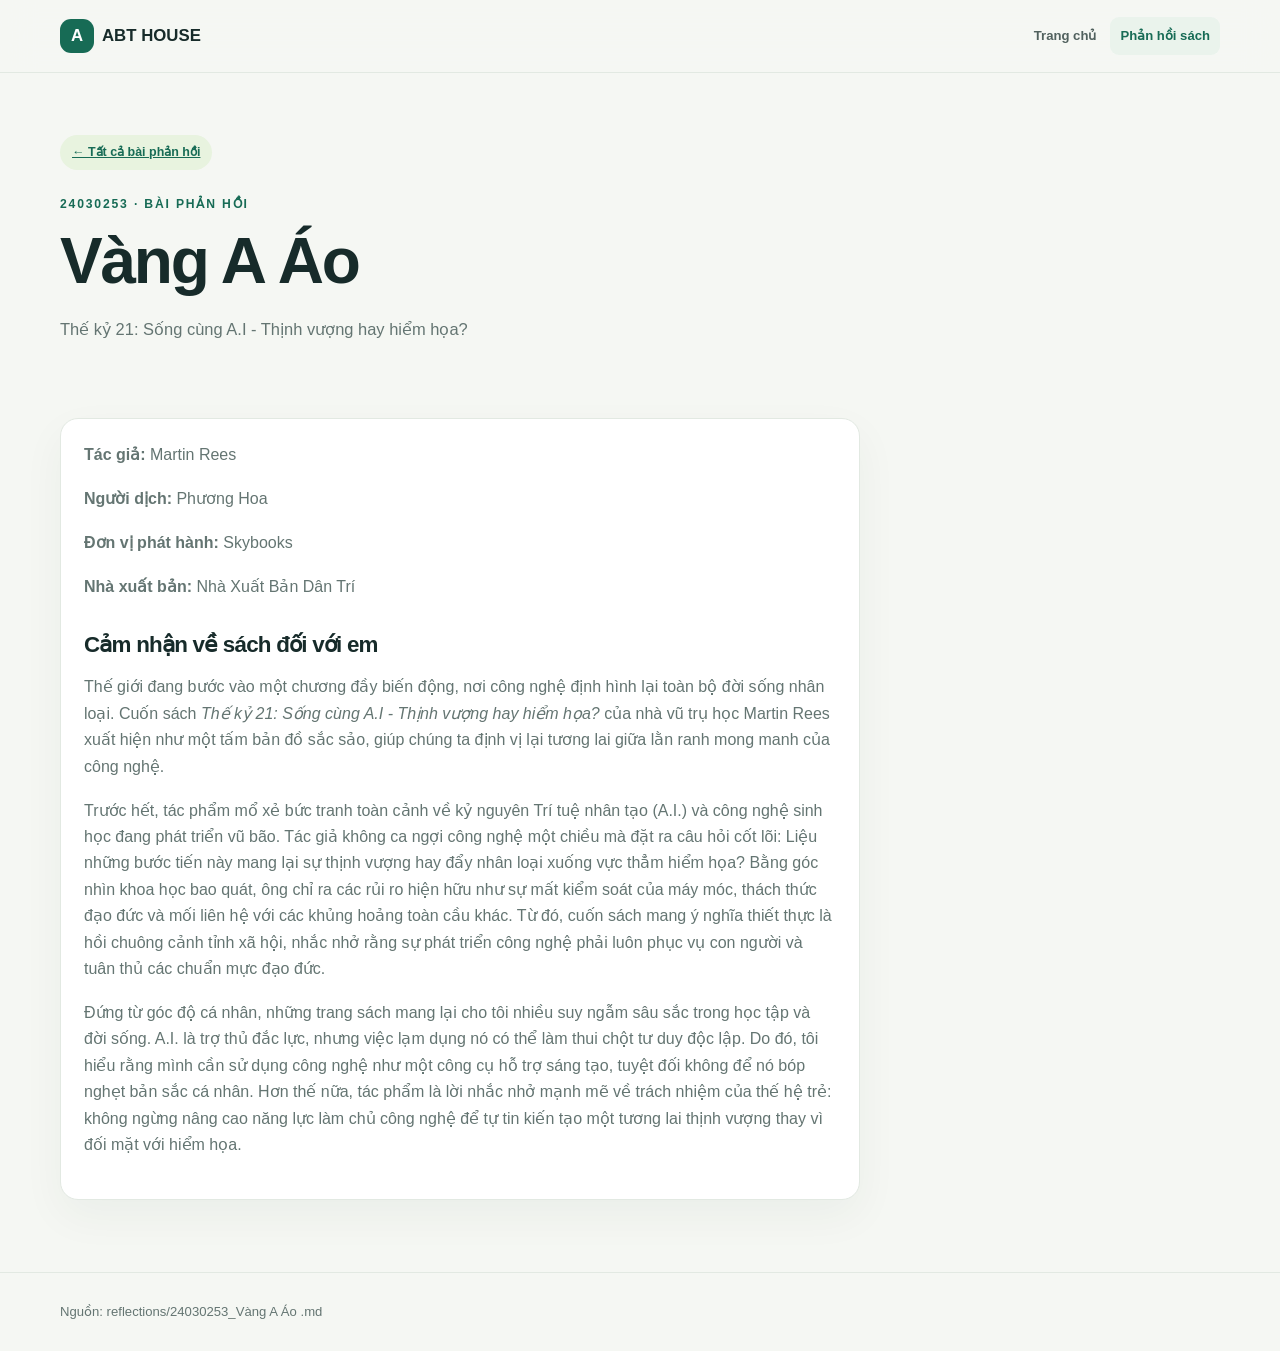
<file: reflection-24030253.html>
<!doctype html><html lang="vi"><head><meta charset="utf-8"><meta name="viewport" content="width=device-width,initial-scale=1"><title>Vàng A Áo — Phản hồi đọc sách</title><link rel="stylesheet" href="style.css"></head><body><header class="topbar"><nav class="nav shell"><a class="brand" href="index.html"><span class="brand-mark">A</span>ABT HOUSE</a><div class="navlinks"><a href="index.html">Trang chủ</a><a href="reflections.html" class="active">Phản hồi sách</a></div></nav></header><main class="shell"><section class="page-hero"><a class="tag" href="reflections.html">← Tất cả bài phản hồi</a><div style="margin-top:20px"><span class="eyebrow">24030253 · BÀI PHẢN HỒI</span><h1>Vàng A Áo</h1><p class="lead">Thế kỷ 21: Sống cùng A.I - Thịnh vượng hay hiểm họa?</p></div></section><section class="content member-body"><div class="card"><p><strong>Tác giả:</strong> Martin Rees</p><p><strong>Người dịch:</strong> Phương Hoa</p><p><strong>Đơn vị phát hành:</strong> Skybooks</p><p><strong>Nhà xuất bản:</strong> Nhà Xuất Bản Dân Trí</p><h2>Cảm nhận về sách đối với em</h2><p>Thế giới đang bước vào một chương đầy biến động, nơi công nghệ định hình lại toàn bộ đời sống nhân loại. Cuốn sách <em>Thế kỷ 21: Sống cùng A.I - Thịnh vượng hay hiểm họa?</em> của nhà vũ trụ học Martin Rees xuất hiện như một tấm bản đồ sắc sảo, giúp chúng ta định vị lại tương lai giữa lằn ranh mong manh của công nghệ.</p><p>Trước hết, tác phẩm mổ xẻ bức tranh toàn cảnh về kỷ nguyên Trí tuệ nhân tạo (A.I.) và công nghệ sinh học đang phát triển vũ bão. Tác giả không ca ngợi công nghệ một chiều mà đặt ra câu hỏi cốt lõi: Liệu những bước tiến này mang lại sự thịnh vượng hay đẩy nhân loại xuống vực thẳm hiểm họa? Bằng góc nhìn khoa học bao quát, ông chỉ ra các rủi ro hiện hữu như sự mất kiểm soát của máy móc, thách thức đạo đức và mối liên hệ với các khủng hoảng toàn cầu khác. Từ đó, cuốn sách mang ý nghĩa thiết thực là hồi chuông cảnh tỉnh xã hội, nhắc nhở rằng sự phát triển công nghệ phải luôn phục vụ con người và tuân thủ các chuẩn mực đạo đức.</p><p>Đứng từ góc độ cá nhân, những trang sách mang lại cho tôi nhiều suy ngẫm sâu sắc trong học tập và đời sống. A.I. là trợ thủ đắc lực, nhưng việc lạm dụng nó có thể làm thui chột tư duy độc lập. Do đó, tôi hiểu rằng mình cần sử dụng công nghệ như một công cụ hỗ trợ sáng tạo, tuyệt đối không để nó bóp nghẹt bản sắc cá nhân. Hơn thế nữa, tác phẩm là lời nhắc nhở mạnh mẽ về trách nhiệm của thế hệ trẻ: không ngừng nâng cao năng lực làm chủ công nghệ để tự tin kiến tạo một tương lai thịnh vượng thay vì đối mặt với hiểm họa.</p></div></section></main><footer class="footer"><div class="shell">Nguồn: reflections/24030253_Vàng A Áo .md</div></footer></body></html>
</file>
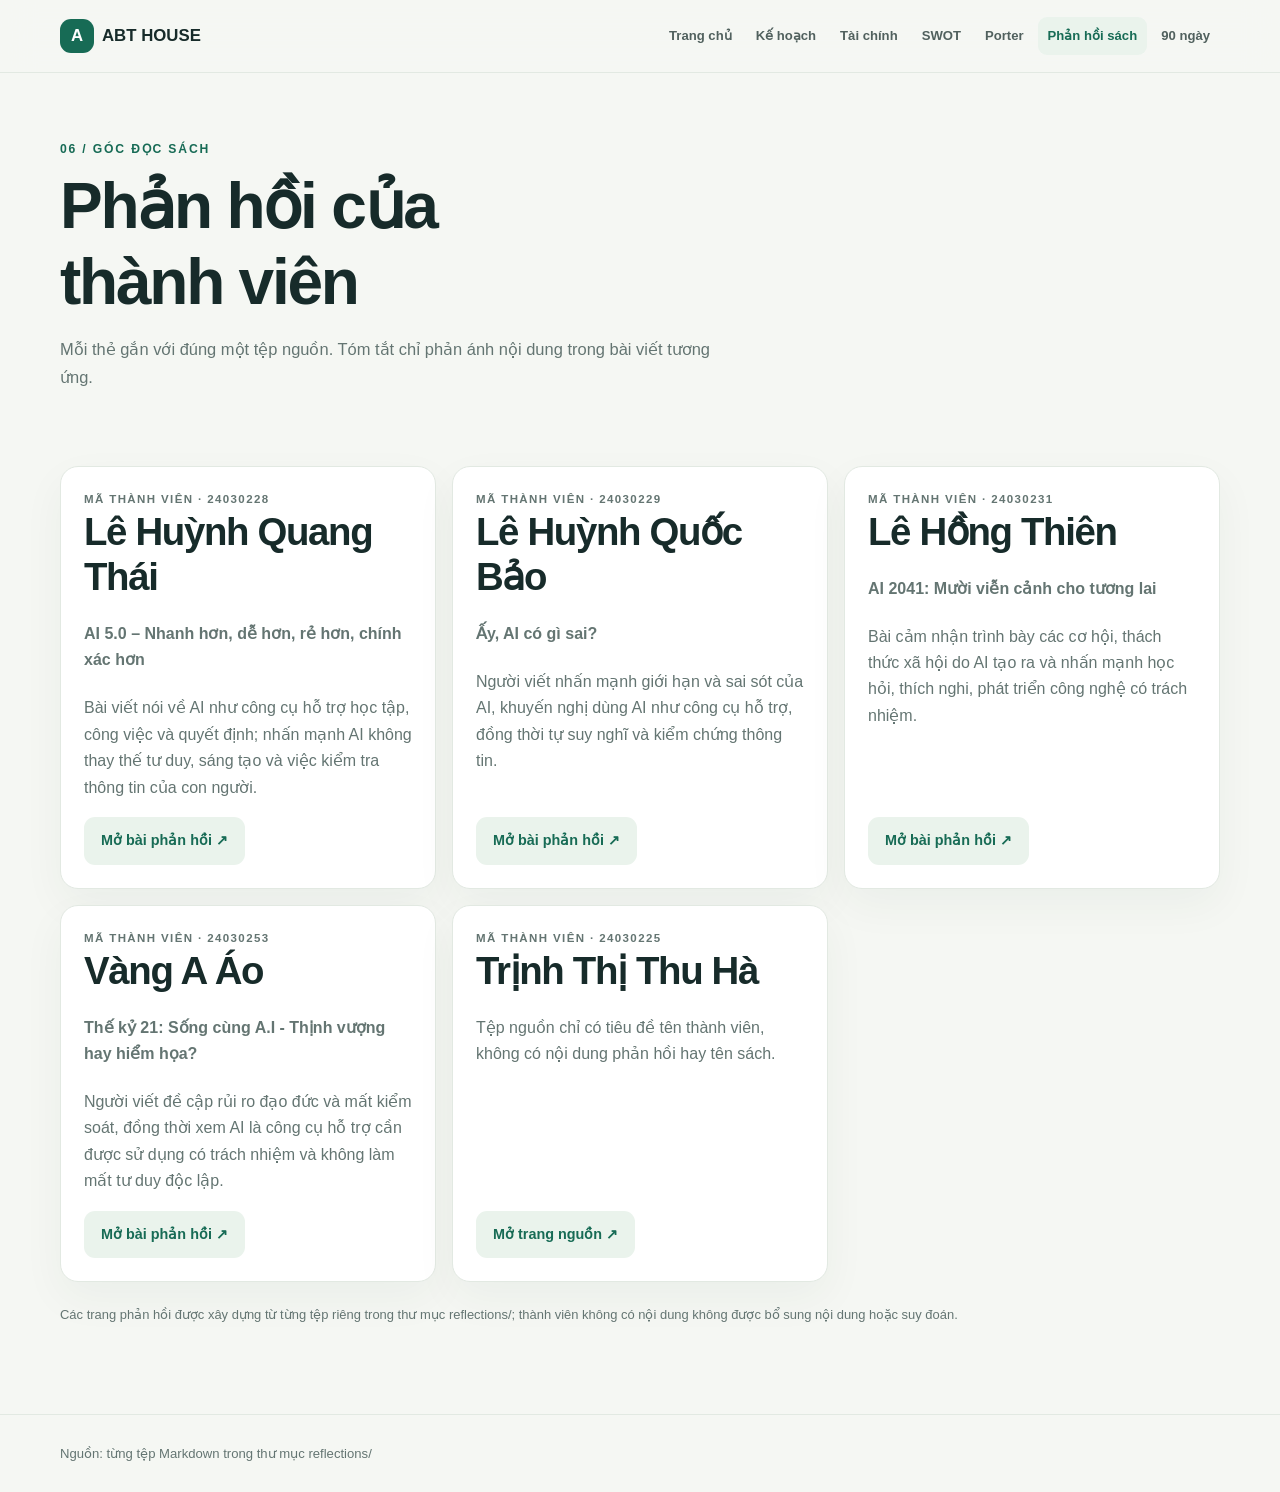
<file: reflections.html>
<!doctype html><html lang="vi"><head><meta charset="utf-8"><meta name="viewport" content="width=device-width,initial-scale=1"><title>Phản hồi đọc sách — ABT House</title><link rel="stylesheet" href="style.css"></head><body><header class="topbar"><nav class="nav shell"><a class="brand" href="index.html"><span class="brand-mark">A</span>ABT HOUSE</a><div class="navlinks"><a href="index.html">Trang chủ</a><a href="business-plan.html">Kế hoạch</a><a href="financial-analysis.html">Tài chính</a><a href="swot.html">SWOT</a><a href="five-forces.html">Porter</a><a class="active" href="reflections.html">Phản hồi sách</a><a href="action-plan.html">90 ngày</a></div></nav></header><main class="shell"><section class="page-hero"><span class="eyebrow">06 / GÓC ĐỌC SÁCH</span><h1>Phản hồi của<br>thành viên</h1><p class="lead">Mỗi thẻ gắn với đúng một tệp nguồn. Tóm tắt chỉ phản ánh nội dung trong bài viết tương ứng.</p></section><section class="content"><div class="grid grid-3"><article class="card reflection-card"><span class="mini-label">Mã thành viên · 24030228</span><h2>Lê Huỳnh Quang Thái</h2><p class="book">AI 5.0 – Nhanh hơn, dễ hơn, rẻ hơn, chính xác hơn</p><p>Bài viết nói về AI như công cụ hỗ trợ học tập, công việc và quyết định; nhấn mạnh AI không thay thế tư duy, sáng tạo và việc kiểm tra thông tin của con người.</p><a class="btn btn-light" href="reflection-24030228.html">Mở bài phản hồi ↗</a></article><article class="card reflection-card"><span class="mini-label">Mã thành viên · 24030229</span><h2>Lê Huỳnh Quốc Bảo</h2><p class="book">Ấy, AI có gì sai?</p><p>Người viết nhấn mạnh giới hạn và sai sót của AI, khuyến nghị dùng AI như công cụ hỗ trợ, đồng thời tự suy nghĩ và kiểm chứng thông tin.</p><a class="btn btn-light" href="reflection-24030229.html">Mở bài phản hồi ↗</a></article><article class="card reflection-card"><span class="mini-label">Mã thành viên · 24030231</span><h2>Lê Hồng Thiên</h2><p class="book">AI 2041: Mười viễn cảnh cho tương lai</p><p>Bài cảm nhận trình bày các cơ hội, thách thức xã hội do AI tạo ra và nhấn mạnh học hỏi, thích nghi, phát triển công nghệ có trách nhiệm.</p><a class="btn btn-light" href="reflection-24030231.html">Mở bài phản hồi ↗</a></article><article class="card reflection-card"><span class="mini-label">Mã thành viên · 24030253</span><h2>Vàng A Áo</h2><p class="book">Thế kỷ 21: Sống cùng A.I - Thịnh vượng hay hiểm họa?</p><p>Người viết đề cập rủi ro đạo đức và mất kiểm soát, đồng thời xem AI là công cụ hỗ trợ cần được sử dụng có trách nhiệm và không làm mất tư duy độc lập.</p><a class="btn btn-light" href="reflection-24030253.html">Mở bài phản hồi ↗</a></article><article class="card reflection-card"><span class="mini-label">Mã thành viên · 24030225</span><h2>Trịnh Thị Thu Hà</h2><p>Tệp nguồn chỉ có tiêu đề tên thành viên, không có nội dung phản hồi hay tên sách.</p><a class="btn btn-light" href="reflection-24030225.html">Mở trang nguồn ↗</a></article></div><p class="note" style="margin-top:22px">Các trang phản hồi được xây dựng từ từng tệp riêng trong thư mục reflections/; thành viên không có nội dung không được bổ sung nội dung hoặc suy đoán.</p></section></main><footer class="footer"><div class="shell">Nguồn: từng tệp Markdown trong thư mục reflections/</div></footer></body></html>
</file>
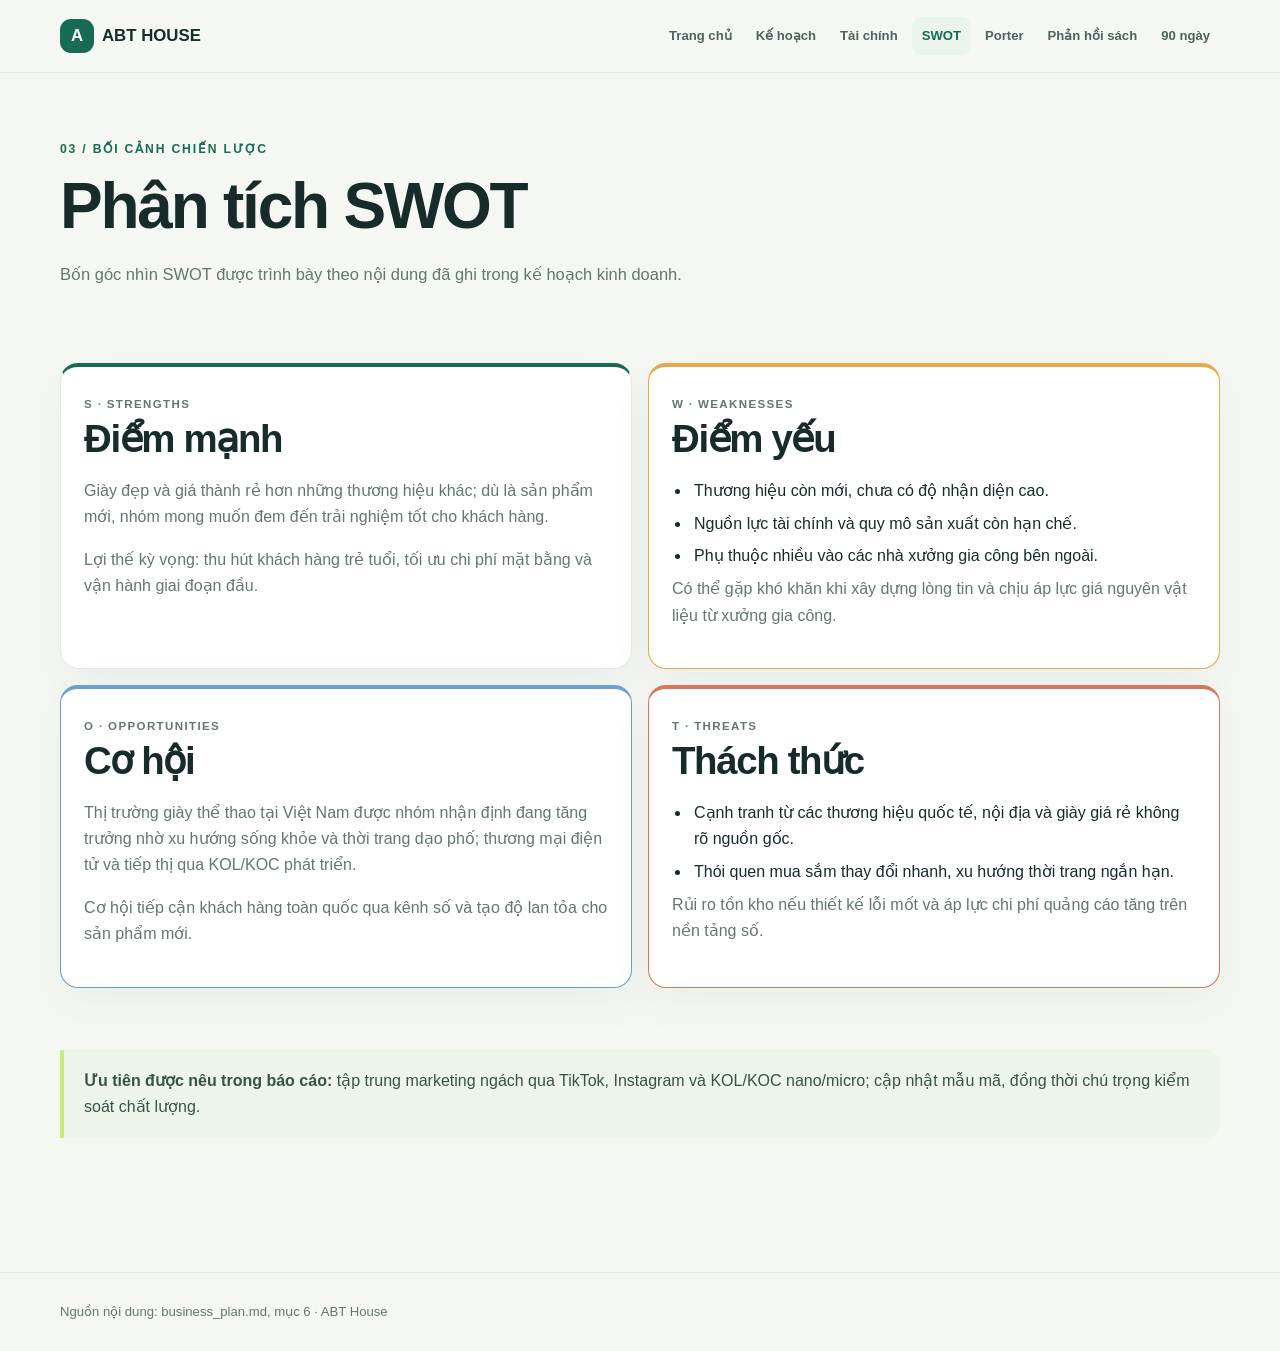
<file: swot.html>
<!doctype html><html lang="vi"><head><meta charset="utf-8"><meta name="viewport" content="width=device-width,initial-scale=1"><title>Phân tích SWOT — ABT House</title><link rel="stylesheet" href="style.css"></head><body><header class="topbar"><nav class="nav shell"><a class="brand" href="index.html"><span class="brand-mark">A</span>ABT HOUSE</a><div class="navlinks"><a href="index.html">Trang chủ</a><a href="business-plan.html">Kế hoạch</a><a href="financial-analysis.html">Tài chính</a><a class="active" href="swot.html">SWOT</a><a href="five-forces.html">Porter</a><a href="reflections.html">Phản hồi sách</a><a href="action-plan.html">90 ngày</a></div></nav></header><main class="shell"><section class="page-hero"><span class="eyebrow">03 / BỐI CẢNH CHIẾN LƯỢC</span><h1>Phân tích SWOT</h1><p class="lead">Bốn góc nhìn SWOT được trình bày theo nội dung đã ghi trong kế hoạch kinh doanh.</p></section><section class="content"><div class="grid grid-2"><article class="card swot-card"><span class="mini-label">S · Strengths</span><h2>Điểm mạnh</h2><p>Giày đẹp và giá thành rẻ hơn những thương hiệu khác; dù là sản phẩm mới, nhóm mong muốn đem đến trải nghiệm tốt cho khách hàng.</p><p class="muted">Lợi thế kỳ vọng: thu hút khách hàng trẻ tuổi, tối ưu chi phí mặt bằng và vận hành giai đoạn đầu.</p></article><article class="card swot-card w"><span class="mini-label">W · Weaknesses</span><h2>Điểm yếu</h2><ul class="clean"><li>Thương hiệu còn mới, chưa có độ nhận diện cao.</li><li>Nguồn lực tài chính và quy mô sản xuất còn hạn chế.</li><li>Phụ thuộc nhiều vào các nhà xưởng gia công bên ngoài.</li></ul><p class="muted">Có thể gặp khó khăn khi xây dựng lòng tin và chịu áp lực giá nguyên vật liệu từ xưởng gia công.</p></article><article class="card swot-card o"><span class="mini-label">O · Opportunities</span><h2>Cơ hội</h2><p>Thị trường giày thể thao tại Việt Nam được nhóm nhận định đang tăng trưởng nhờ xu hướng sống khỏe và thời trang dạo phố; thương mại điện tử và tiếp thị qua KOL/KOC phát triển.</p><p class="muted">Cơ hội tiếp cận khách hàng toàn quốc qua kênh số và tạo độ lan tỏa cho sản phẩm mới.</p></article><article class="card swot-card t"><span class="mini-label">T · Threats</span><h2>Thách thức</h2><ul class="clean"><li>Cạnh tranh từ các thương hiệu quốc tế, nội địa và giày giá rẻ không rõ nguồn gốc.</li><li>Thói quen mua sắm thay đổi nhanh, xu hướng thời trang ngắn hạn.</li></ul><p class="muted">Rủi ro tồn kho nếu thiết kế lỗi mốt và áp lực chi phí quảng cáo tăng trên nền tảng số.</p></article></div><div class="section"><div class="callout"><strong>Ưu tiên được nêu trong báo cáo:</strong> tập trung marketing ngách qua TikTok, Instagram và KOL/KOC nano/micro; cập nhật mẫu mã, đồng thời chú trọng kiểm soát chất lượng.</div></div></section></main><footer class="footer"><div class="shell">Nguồn nội dung: business_plan.md, mục 6 · ABT House</div></footer></body></html>
</file>
<file: style.css>
:root{--ink:#172b2a;--muted:#647572;--paper:#f5f7f3;--white:#fff;--green:#176b55;--lime:#c9ed78;--line:#e2e9e2;--soft:#eaf3ec;--amber:#e6a849;--red:#db765b;--shadow:0 16px 44px #183b2d0c}
*{box-sizing:border-box}html{scroll-behavior:smooth}body{margin:0;background:var(--paper);color:var(--ink);font:16px/1.65 'Aptos','Segoe UI',sans-serif}a{color:inherit}h1,h2,h3{font-family:'Aptos Display','Segoe UI',sans-serif;line-height:1.18;letter-spacing:-.035em}h1{font-size:clamp(2.8rem,6vw,5.1rem);margin:.5rem 0 1rem}h2{font-size:clamp(1.8rem,3vw,2.55rem);margin:0 0 1rem}h3{font-size:1.12rem;margin:.25rem 0 .65rem}p{margin:.35rem 0 1rem}.shell{width:min(1160px,calc(100% - 40px));margin:auto}.topbar{position:sticky;top:0;z-index:10;background:#f5f7f3eb;backdrop-filter:blur(16px);border-bottom:1px solid var(--line)}.nav{height:72px;display:flex;align-items:center;gap:24px}.brand{font:800 1.05rem 'Aptos Display','Segoe UI',sans-serif;text-decoration:none;white-space:nowrap}.brand-mark{display:inline-grid;place-items:center;width:34px;height:34px;background:var(--green);color:white;border-radius:11px;margin-right:8px}.navlinks{display:flex;align-items:center;gap:4px;margin-left:auto}.navlinks a{padding:8px 10px;border-radius:9px;text-decoration:none;color:#51615e;font-size:.82rem;font-weight:600}.navlinks a:hover,.navlinks a.active{background:var(--soft);color:var(--green)}.hero{padding:88px 0 70px;display:grid;grid-template-columns:1.15fr .85fr;align-items:center;gap:48px}.eyebrow{color:var(--green);font-size:.76rem;font-weight:800;letter-spacing:.15em;text-transform:uppercase}.lead{color:var(--muted);font-size:1.14rem;max-width:670px}.hero-visual{background:var(--green);color:white;border-radius:28px;padding:30px;min-height:360px;position:relative;overflow:hidden}.hero-visual:after{content:'';position:absolute;width:240px;height:240px;border:1px solid #ffffff30;border-radius:50%;right:-55px;bottom:-86px;box-shadow:0 0 0 28px #ffffff0a,0 0 0 58px #ffffff08}.tag{display:inline-flex;padding:7px 12px;border-radius:99px;background:#e8f3df;color:var(--green);font-size:.78rem;font-weight:700}.hero-visual .tag{background:#ffffff1b;color:#e1f4bd}.hero-visual h2{font-size:2.1rem;margin:28px 0 10px;max-width:360px}.hero-visual p{color:#d3e4dc;max-width:340px}.hero-stat{position:absolute;bottom:28px;left:30px}.hero-stat strong{font:800 2.35rem 'Aptos Display','Segoe UI',sans-serif;color:var(--lime)}.hero-stat span{display:block;color:#d3e4dc;font-size:.83rem}.section{padding:62px 0}.section-head{display:flex;justify-content:space-between;align-items:end;gap:24px;margin-bottom:24px}.section-head p{max-width:530px;color:var(--muted);margin:0}.grid{display:grid;gap:16px}.grid-2{grid-template-columns:repeat(2,minmax(0,1fr))}.grid-3{grid-template-columns:repeat(3,minmax(0,1fr))}.grid-4{grid-template-columns:repeat(4,minmax(0,1fr))}.card{background:var(--white);border:1px solid var(--line);border-radius:18px;padding:23px;box-shadow:var(--shadow)}.card p,.muted{color:var(--muted)}.kpi{min-height:150px;display:flex;flex-direction:column;justify-content:space-between}.kpi .label{color:var(--muted);font-size:.84rem;font-weight:600}.kpi strong{font:800 clamp(1.65rem,3vw,2.25rem) 'Aptos Display','Segoe UI',sans-serif;color:var(--green);letter-spacing:-.05em}.kpi small{color:var(--muted)}.btn{display:inline-flex;text-decoration:none;align-items:center;gap:9px;padding:12px 17px;border-radius:11px;background:var(--green);color:white;font-size:.9rem;font-weight:700}.btn:hover{background:#10533f}.btn-light{background:var(--soft);color:var(--green)}.btn-light:hover{background:#dcebdd}.actions{display:flex;gap:10px;flex-wrap:wrap;margin-top:24px}.icon{display:grid;place-items:center;width:38px;height:38px;border-radius:12px;background:var(--soft);color:var(--green);font-weight:800}.force-card{min-height:245px;display:flex;flex-direction:column}.force-card .force-level{margin-top:auto;padding-top:14px;color:var(--green);font-weight:800}.force-card.high .force-level{color:#b7533f}.force-card.medium .force-level{color:#b37a1c}.bar-row{display:grid;grid-template-columns:180px 1fr auto;gap:14px;align-items:center;margin:18px 0}.track{height:12px;background:#e7eee7;border-radius:20px;overflow:hidden}.bar{height:100%;background:linear-gradient(90deg,var(--green),#74aa77);border-radius:20px}.bar-label{font-size:.87rem;font-weight:600}.bar-value{font-size:.88rem;font-weight:800;color:var(--green)}.swot-card{min-height:220px;border-top:4px solid var(--green)}.swot-card.w{border-color:var(--amber)}.swot-card.o{border-color:#6d9ed0}.swot-card.t{border-color:var(--red)}ul.clean{padding-left:19px;margin:.6rem 0 0}li{padding-left:3px;margin:.4rem 0}.page-hero{padding:62px 0 35px}.page-hero h1{font-size:clamp(2.4rem,5vw,4rem)}.page-hero .lead{font-size:1.03rem}.content{padding:24px 0 72px}.callout{border-left:4px solid var(--lime);background:#edf4e9;padding:18px 20px;border-radius:0 14px 14px 0;color:#36534a}.mini-label{font-size:.72rem;text-transform:uppercase;letter-spacing:.12em;color:var(--muted);font-weight:800}.reflection-card{display:flex;flex-direction:column;min-height:235px}.reflection-card .btn{align-self:flex-start;margin-top:auto}.book{color:var(--green);font-weight:700}.member-body{max-width:800px}.member-body p{margin:0 0 1.1rem}.member-body h2{font-size:1.4rem;margin-top:2rem}.footer{border-top:1px solid var(--line);padding:28px 0;color:var(--muted);font-size:.82rem}.timeline{position:relative;margin:20px 0 0 12px;padding-left:30px;border-left:2px solid #dce7dc}.timeline-item{position:relative;padding:0 0 30px}.timeline-item:before{content:'';position:absolute;left:-38px;top:5px;width:14px;height:14px;background:var(--lime);border:3px solid var(--green);border-radius:50%}.notice{padding:28px;border:1px dashed #bdcdbf;background:#fff;border-radius:18px}.notice strong{color:var(--green)}.table-wrap{overflow:auto}.data-table{border-collapse:collapse;width:100%;min-width:640px;background:white;border-radius:16px;overflow:hidden}.data-table th,.data-table td{padding:14px 16px;border-bottom:1px solid var(--line);text-align:left;vertical-align:top}.data-table th{background:#edf4ee;color:var(--green);font-size:.82rem}.data-table td{font-size:.9rem}.note{font-size:.81rem;color:var(--muted)}
@media(max-width:900px){.nav{height:auto;min-height:68px;flex-wrap:wrap;padding:12px 0}.navlinks{order:2;width:100%;overflow-x:auto;margin:0;padding-bottom:4px}.navlinks a{white-space:nowrap}.hero{grid-template-columns:1fr;padding:60px 0}.hero-visual{min-height:300px}.grid-4{grid-template-columns:repeat(2,1fr)}}
@media(max-width:620px){.shell{width:min(100% - 28px,1160px)}.hero{padding:44px 0;gap:26px}.hero-visual{min-height:290px;padding:23px}.section{padding:44px 0}.section-head{display:block}.grid-2,.grid-3,.grid-4{grid-template-columns:1fr}.card{padding:19px}.bar-row{grid-template-columns:1fr auto;gap:7px}.track{grid-column:1/-1;grid-row:2}.bar-value{grid-column:2;grid-row:1}.page-hero{padding:42px 0 22px}}
</file>
